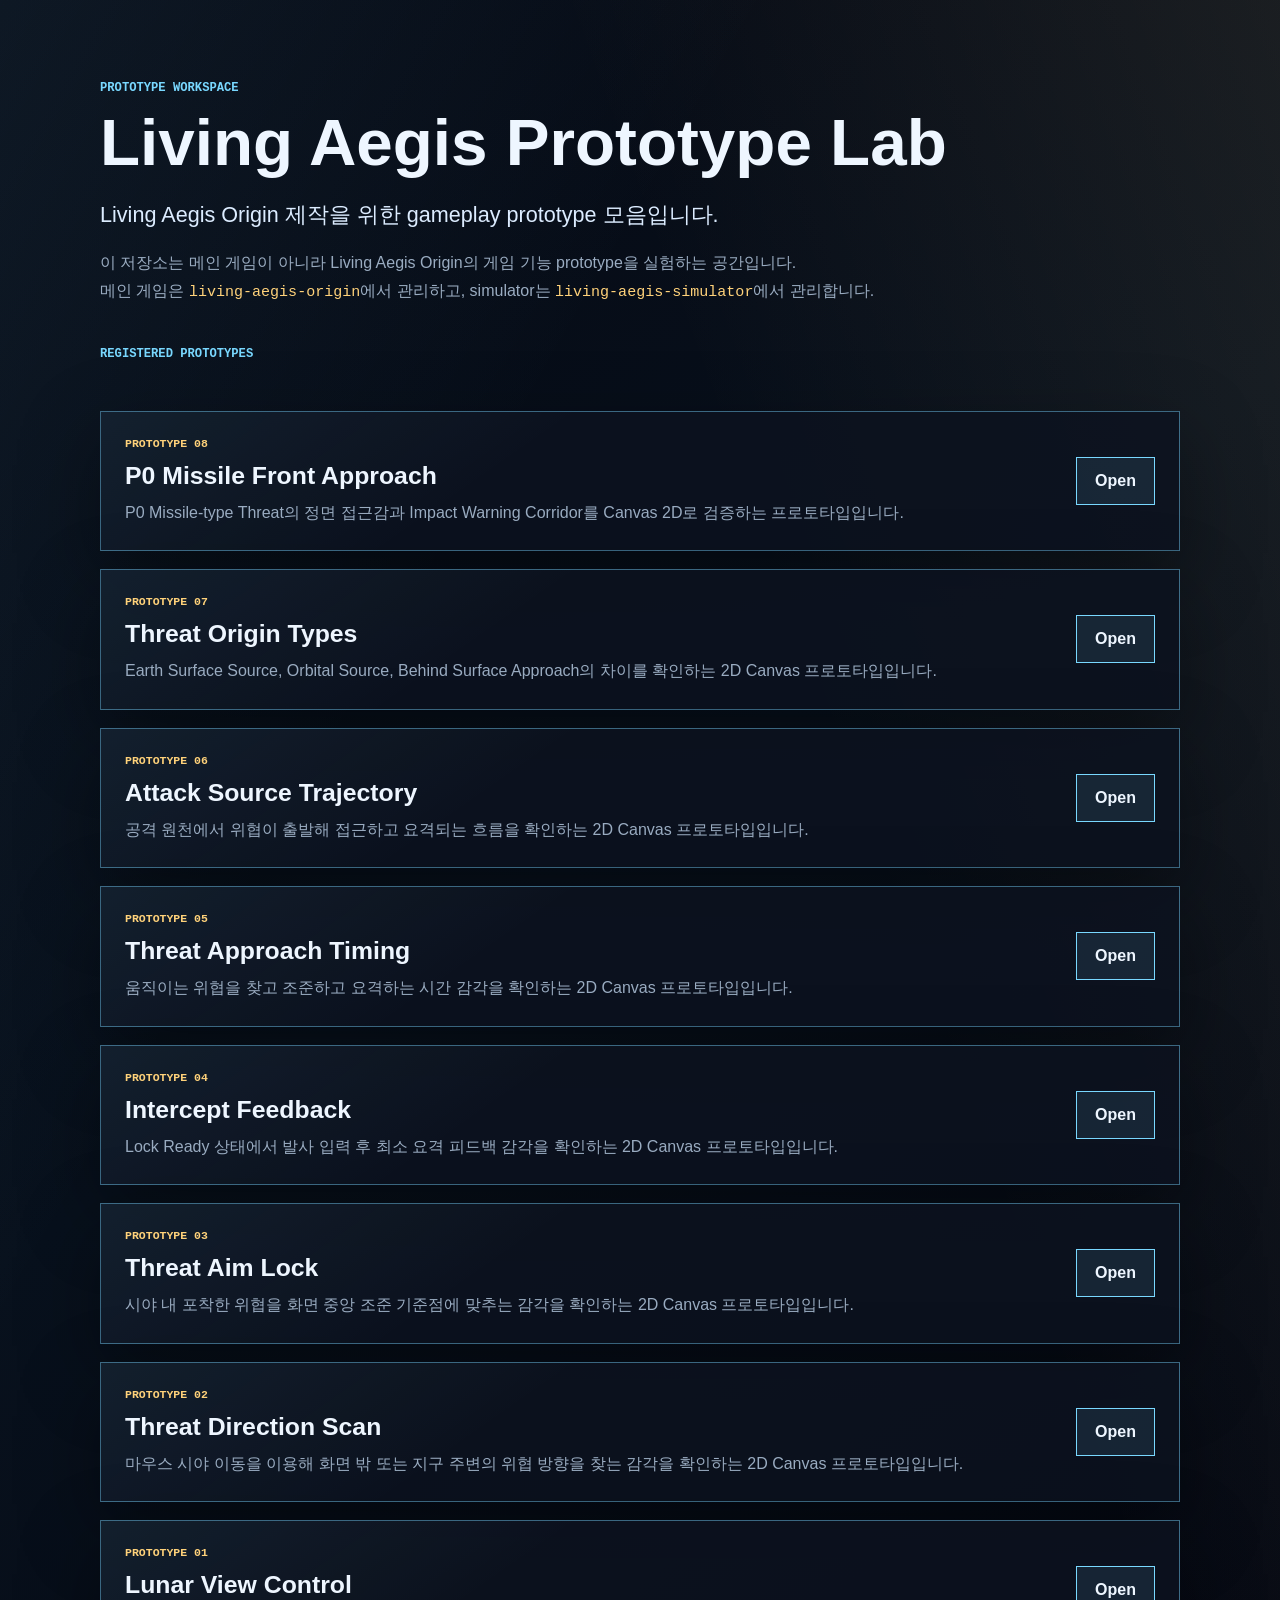
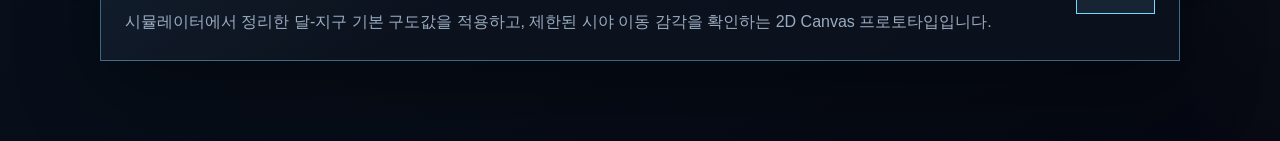
<file: index.html>
<!doctype html>
<html lang="en">
<head>
  <meta charset="utf-8">
  <meta name="viewport" content="width=device-width, initial-scale=1">
  <meta name="theme-color" content="#050812">
  <title>Living Aegis Prototype Lab</title>
  <link rel="stylesheet" href="./style.css">
</head>
<body>
  <main class="page-shell">
    <section class="intro" aria-labelledby="page-title">
      <p class="eyebrow">Prototype workspace</p>
      <h1 id="page-title">Living Aegis Prototype Lab</h1>
      <p class="lede">
        Living Aegis Origin 제작을 위한 gameplay prototype 모음입니다.
      </p>
      <p class="repo-note">
        이 저장소는 메인 게임이 아니라 Living Aegis Origin의 게임 기능 prototype을 실험하는 공간입니다.<br>
        메인 게임은 <code>living-aegis-origin</code>에서 관리하고, simulator는
        <code>living-aegis-simulator</code>에서 관리합니다.
      </p>
    </section>

    <section class="prototype-list" aria-label="Registered prototypes">
      <div class="section-heading">
        <p class="eyebrow">Registered prototypes</p>
      </div>

      <article class="prototype-card">
        <div>
          <p class="status-label">Prototype 08</p>
          <h3>P0 Missile Front Approach</h3>
          <p>
            P0 Missile-type Threat의 정면 접근감과 Impact Warning Corridor를 Canvas 2D로 검증하는 프로토타입입니다.
          </p>
        </div>
        <a class="launch-link" href="./prototype-08-p0-missile-front-approach/">
          Open
        </a>
      </article>

      <article class="prototype-card">
        <div>
          <p class="status-label">Prototype 07</p>
          <h3>Threat Origin Types</h3>
          <p>
            Earth Surface Source, Orbital Source, Behind Surface Approach의 차이를 확인하는 2D Canvas 프로토타입입니다.
          </p>
        </div>
        <a class="launch-link" href="./prototype-07-threat-origin-types/">
          Open
        </a>
      </article>

      <article class="prototype-card">
        <div>
          <p class="status-label">Prototype 06</p>
          <h3>Attack Source Trajectory</h3>
          <p>
            공격 원천에서 위협이 출발해 접근하고 요격되는 흐름을 확인하는 2D Canvas 프로토타입입니다.
          </p>
        </div>
        <a class="launch-link" href="./prototype-06-attack-source-trajectory/">
          Open
        </a>
      </article>

      <article class="prototype-card">
        <div>
          <p class="status-label">Prototype 05</p>
          <h3>Threat Approach Timing</h3>
          <p>
            움직이는 위협을 찾고 조준하고 요격하는 시간 감각을 확인하는 2D Canvas 프로토타입입니다.
          </p>
        </div>
        <a class="launch-link" href="./prototype-05-threat-approach-timing/">
          Open
        </a>
      </article>

      <article class="prototype-card">
        <div>
          <p class="status-label">Prototype 04</p>
          <h3>Intercept Feedback</h3>
          <p>
            Lock Ready 상태에서 발사 입력 후 최소 요격 피드백 감각을 확인하는 2D Canvas 프로토타입입니다.
          </p>
        </div>
        <a class="launch-link" href="./prototype-04-intercept-feedback/">
          Open
        </a>
      </article>

      <article class="prototype-card">
        <div>
          <p class="status-label">Prototype 03</p>
          <h3>Threat Aim Lock</h3>
          <p>
            시야 내 포착한 위협을 화면 중앙 조준 기준점에 맞추는 감각을 확인하는 2D Canvas 프로토타입입니다.
          </p>
        </div>
        <a class="launch-link" href="./prototype-03-threat-aim-lock/">
          Open
        </a>
      </article>

      <article class="prototype-card">
        <div>
          <p class="status-label">Prototype 02</p>
          <h3>Threat Direction Scan</h3>
          <p>
            마우스 시야 이동을 이용해 화면 밖 또는 지구 주변의 위협 방향을 찾는 감각을 확인하는 2D Canvas 프로토타입입니다.
          </p>
        </div>
        <a class="launch-link" href="./prototype-02-threat-direction-scan/">
          Open
        </a>
      </article>

      <article class="prototype-card">
        <div>
          <p class="status-label">Prototype 01</p>
          <h3>Lunar View Control</h3>
          <p>
            시뮬레이터에서 정리한 달-지구 기본 구도값을 적용하고, 제한된 시야 이동 감각을 확인하는 2D Canvas 프로토타입입니다.
          </p>
        </div>
        <a class="launch-link" href="./prototype-01-lunar-view-control/">
          Open
        </a>
      </article>
    </section>
  </main>
</body>
</html>
</file>
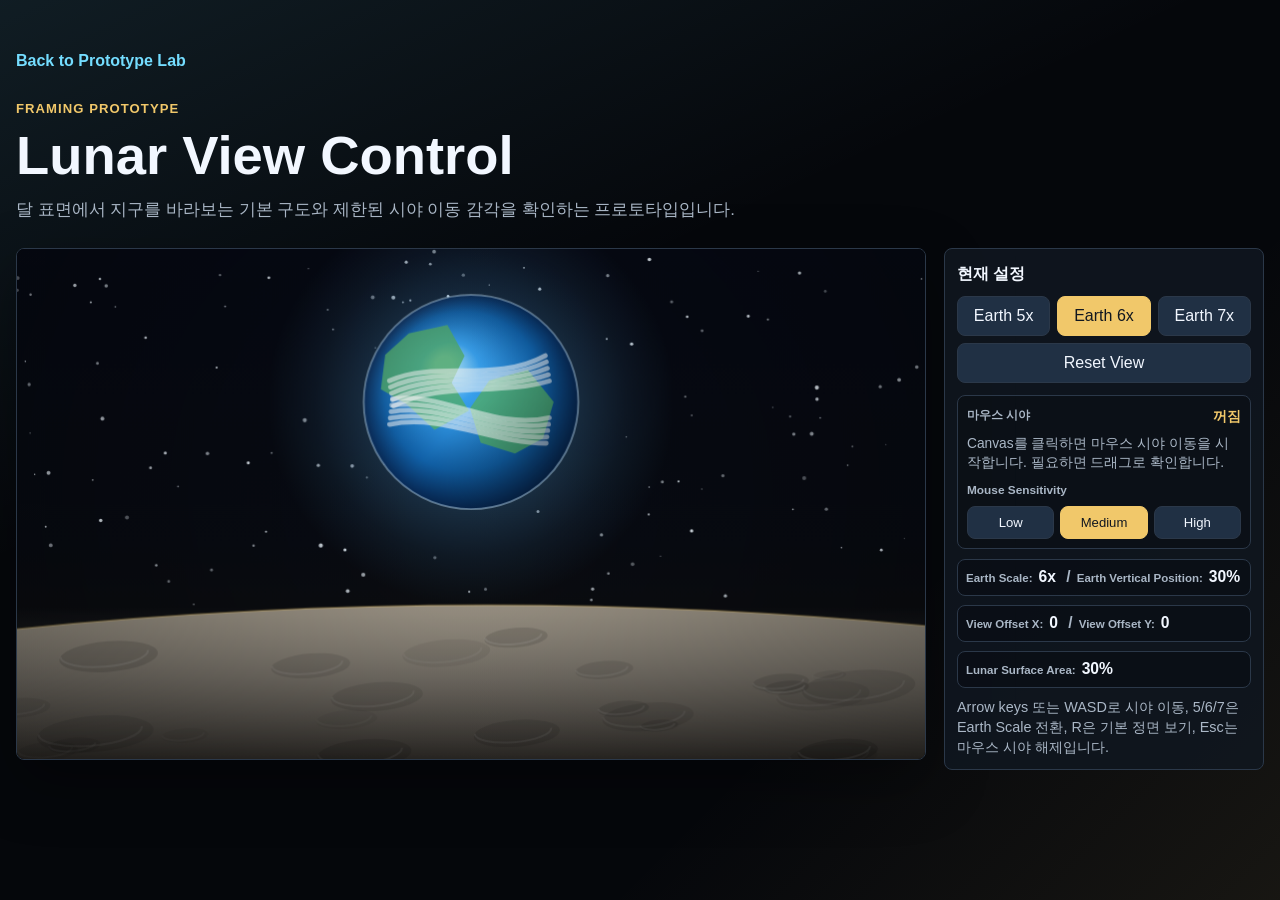
<file: prototype-01-lunar-view-control/index.html>
<!doctype html>
<html lang="ko">
  <head>
    <meta charset="utf-8">
    <meta name="viewport" content="width=device-width, initial-scale=1">
    <title>Prototype 01 - Lunar View Control</title>
    <link rel="stylesheet" href="style.css">
    <script src="script.js" defer></script>
  </head>
  <body>
    <main class="prototype-shell">
      <a class="back-link" href="../">Back to Prototype Lab</a>

      <section class="intro" aria-labelledby="prototype-title">
        <p class="eyebrow">Framing Prototype</p>
        <h1 id="prototype-title">Lunar View Control</h1>
        <p class="lede">
          달 표면에서 지구를 바라보는 기본 구도와 제한된 시야 이동 감각을 확인하는 프로토타입입니다.
        </p>
      </section>

      <div class="playtest-layout">
        <section class="stage-section" aria-label="Lunar view control canvas">
          <canvas
            id="lunar-canvas"
            width="1280"
            height="720"
            aria-label="달 표면 하단 30퍼센트와 지구 세로 위치 30퍼센트 구도를 보여주는 2D Canvas"
          ></canvas>
        </section>

        <aside class="control-section" aria-labelledby="control-title">
          <div class="control-header">
            <h2 id="control-title">현재 설정</h2>
            <div class="button-row" aria-label="Prototype controls">
              <button class="scale-button" type="button" data-scale="5">Earth 5x</button>
              <button class="scale-button is-active" type="button" data-scale="6">Earth 6x</button>
              <button class="scale-button" type="button" data-scale="7">Earth 7x</button>
              <button id="reset-view" type="button">Reset View</button>
            </div>
          </div>

          <div class="mouse-view-panel" aria-live="polite">
            <div class="mouse-status-line">
              <span>마우스 시야</span>
              <strong id="mouse-view-status">꺼짐</strong>
            </div>
            <p id="mouse-view-help">
              Canvas를 클릭하면 마우스 시야 이동을 시작합니다. 필요하면 드래그로 확인합니다.
            </p>
            <div class="sensitivity-control" aria-label="Mouse sensitivity">
              <span>Mouse Sensitivity</span>
              <div class="sensitivity-row">
                <button class="sensitivity-button" type="button" data-sensitivity="low">Low</button>
                <button class="sensitivity-button is-active" type="button" data-sensitivity="medium">Medium</button>
                <button class="sensitivity-button" type="button" data-sensitivity="high">High</button>
              </div>
            </div>
          </div>

          <dl class="settings-grid" aria-live="polite">
            <div class="setting-line-card">
              <dt>Earth Scale</dt>
              <dd id="earth-scale-value">6x</dd>
              <dt>Earth Vertical Position</dt>
              <dd>30%</dd>
            </div>
            <div class="setting-line-card">
              <dt>View Offset X</dt>
              <dd id="view-offset-x">0</dd>
              <dt>View Offset Y</dt>
              <dd id="view-offset-y">0</dd>
            </div>
            <div class="setting-line-card">
              <dt>Lunar Surface Area</dt>
              <dd>30%</dd>
            </div>
          </dl>

          <p class="control-help">
            Arrow keys 또는 WASD로 시야 이동, 5/6/7은 Earth Scale 전환, R은 기본 정면 보기, Esc는 마우스 시야 해제입니다.
          </p>
        </aside>
      </div>
    </main>
  </body>
</html>
</file>
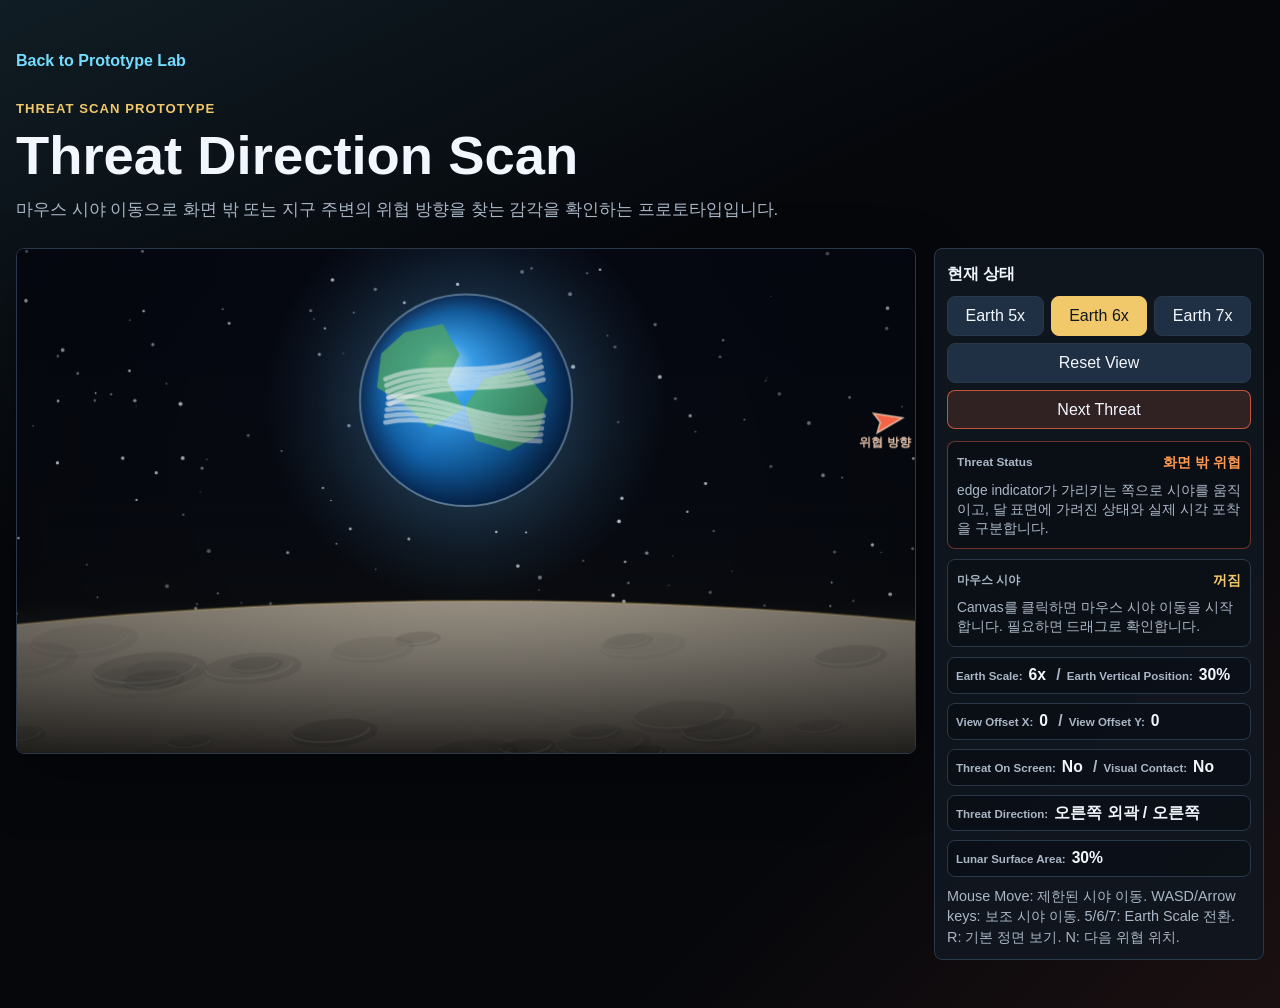
<file: prototype-02-threat-direction-scan/index.html>
<!doctype html>
<html lang="ko">
  <head>
    <meta charset="utf-8">
    <meta name="viewport" content="width=device-width, initial-scale=1">
    <title>Prototype 02 - Threat Direction Scan</title>
    <link rel="stylesheet" href="style.css">
    <script src="script.js" defer></script>
  </head>
  <body>
    <main class="prototype-shell">
      <a class="back-link" href="../">Back to Prototype Lab</a>

      <section class="intro" aria-labelledby="prototype-title">
        <p class="eyebrow">Threat Scan Prototype</p>
        <h1 id="prototype-title">Threat Direction Scan</h1>
        <p class="lede">
          마우스 시야 이동으로 화면 밖 또는 지구 주변의 위협 방향을 찾는 감각을 확인하는 프로토타입입니다.
        </p>
      </section>

      <div class="playtest-layout">
        <section class="stage-section" aria-label="Threat direction scan canvas">
          <canvas
            id="scan-canvas"
            width="1280"
            height="720"
            aria-label="마우스 시야 이동으로 화면 밖 또는 지구 주변 위협 방향을 찾는 2D Canvas"
          ></canvas>
        </section>

        <aside class="control-section" aria-labelledby="control-title">
          <div class="control-header">
            <h2 id="control-title">현재 상태</h2>
            <div class="button-row" aria-label="Prototype controls">
              <button class="scale-button" type="button" data-scale="5">Earth 5x</button>
              <button class="scale-button is-active" type="button" data-scale="6">Earth 6x</button>
              <button class="scale-button" type="button" data-scale="7">Earth 7x</button>
              <button id="reset-view" type="button">Reset View</button>
              <button id="next-threat" type="button">Next Threat</button>
            </div>
          </div>

          <div class="threat-panel" aria-live="polite">
            <div class="threat-status-line">
              <span>Threat Status</span>
              <strong id="threat-status">화면 밖 위협</strong>
            </div>
            <p>
              edge indicator가 가리키는 쪽으로 시야를 움직이고, 달 표면에 가려진 상태와 실제 시각 포착을 구분합니다.
            </p>
          </div>

          <div class="mouse-view-panel" aria-live="polite">
            <div class="mouse-status-line">
              <span>마우스 시야</span>
              <strong id="mouse-view-status">꺼짐</strong>
            </div>
            <p id="mouse-view-help">
              Canvas를 클릭하면 마우스 시야 이동을 시작합니다. 필요하면 드래그로 확인합니다.
            </p>
          </div>

          <dl class="settings-grid" aria-live="polite">
            <div class="setting-line-card">
              <dt>Earth Scale</dt>
              <dd id="earth-scale-value">6x</dd>
              <dt>Earth Vertical Position</dt>
              <dd>30%</dd>
            </div>
            <div class="setting-line-card">
              <dt>View Offset X</dt>
              <dd id="view-offset-x">0</dd>
              <dt>View Offset Y</dt>
              <dd id="view-offset-y">0</dd>
            </div>
            <div class="setting-line-card">
              <dt>Threat On Screen</dt>
              <dd id="threat-in-view">No</dd>
              <dt>Visual Contact</dt>
              <dd id="visual-contact">No</dd>
            </div>
            <div class="setting-line-card">
              <dt>Threat Direction</dt>
              <dd id="threat-direction">오른쪽</dd>
            </div>
            <div class="setting-line-card">
              <dt>Lunar Surface Area</dt>
              <dd>30%</dd>
            </div>
          </dl>

          <p class="control-help">
            Mouse Move: 제한된 시야 이동. WASD/Arrow keys: 보조 시야 이동. 5/6/7: Earth Scale 전환. R: 기본 정면 보기. N: 다음 위협 위치.
          </p>
        </aside>
      </div>
    </main>
  </body>
</html>
</file>
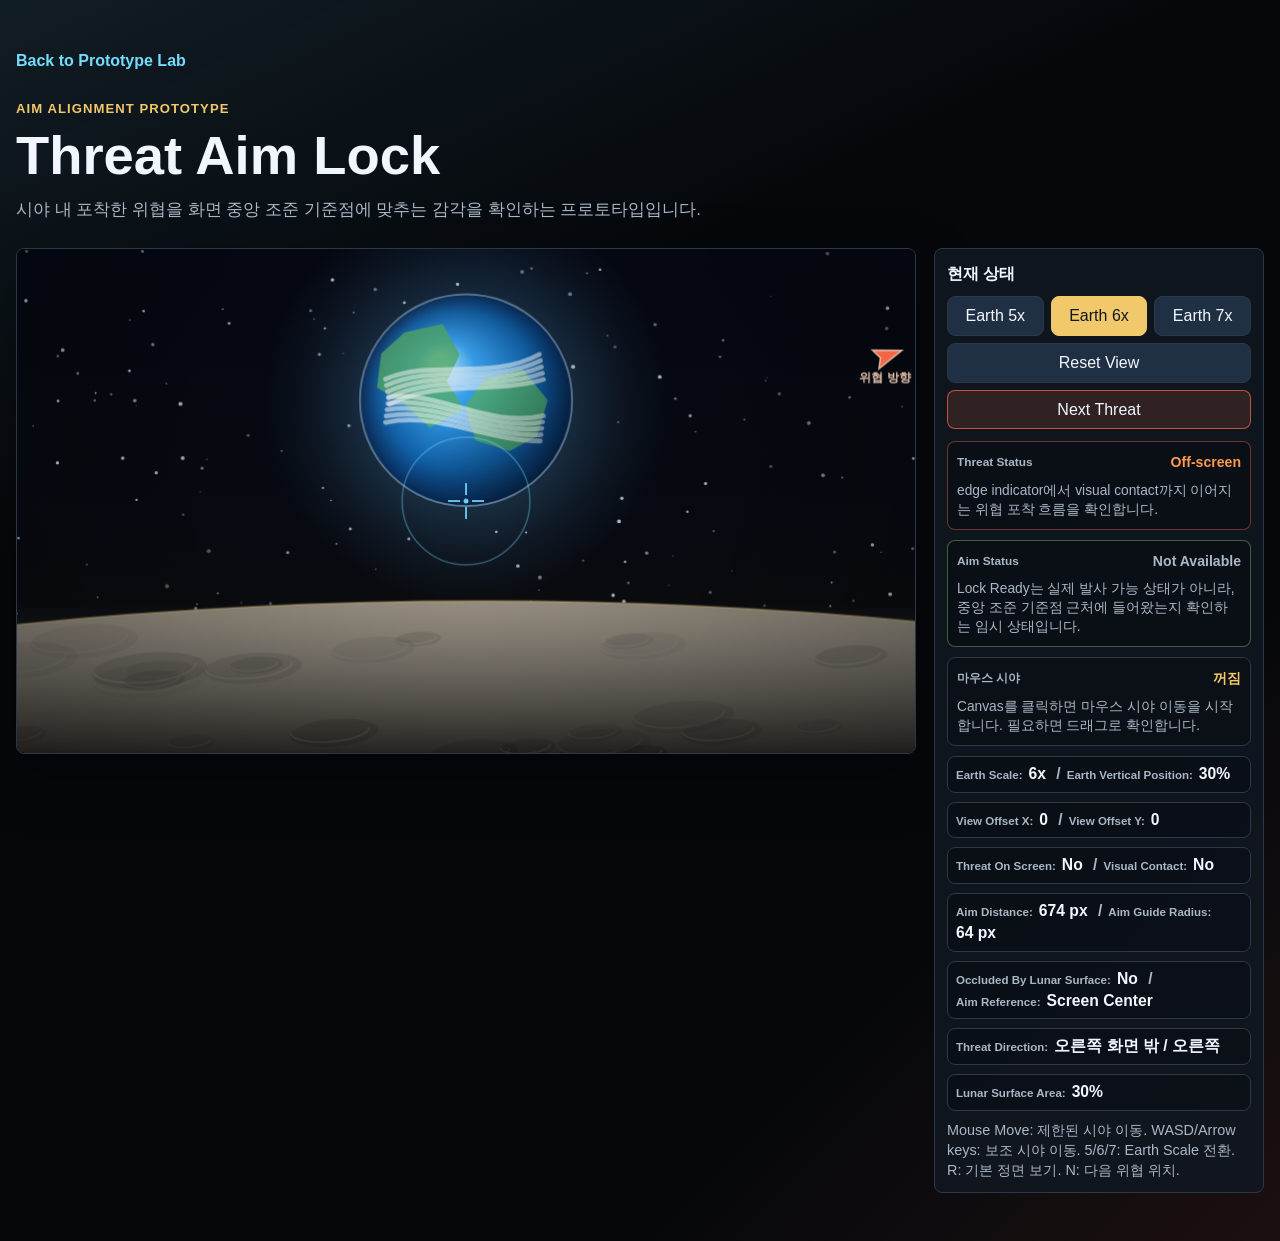
<file: prototype-03-threat-aim-lock/index.html>
<!doctype html>
<html lang="ko">
  <head>
    <meta charset="utf-8">
    <meta name="viewport" content="width=device-width, initial-scale=1">
    <title>Prototype 03 - Threat Aim Lock</title>
    <link rel="stylesheet" href="style.css">
    <script src="script.js" defer></script>
  </head>
  <body>
    <main class="prototype-shell">
      <a class="back-link" href="../">Back to Prototype Lab</a>

      <section class="intro" aria-labelledby="prototype-title">
        <p class="eyebrow">Aim Alignment Prototype</p>
        <h1 id="prototype-title">Threat Aim Lock</h1>
        <p class="lede">
          시야 내 포착한 위협을 화면 중앙 조준 기준점에 맞추는 감각을 확인하는 프로토타입입니다.
        </p>
      </section>

      <div class="playtest-layout">
        <section class="stage-section" aria-label="Threat aim lock canvas">
          <canvas
            id="aim-canvas"
            width="1280"
            height="720"
            aria-label="시야 내 포착한 위협을 화면 중앙 조준 기준점에 맞추는 2D Canvas"
          ></canvas>
        </section>

        <aside class="control-section" aria-labelledby="control-title">
          <div class="control-header">
            <h2 id="control-title">현재 상태</h2>
            <div class="button-row" aria-label="Prototype controls">
              <button class="scale-button" type="button" data-scale="5">Earth 5x</button>
              <button class="scale-button is-active" type="button" data-scale="6">Earth 6x</button>
              <button class="scale-button" type="button" data-scale="7">Earth 7x</button>
              <button id="reset-view" type="button">Reset View</button>
              <button id="next-threat" type="button">Next Threat</button>
            </div>
          </div>

          <div class="threat-panel" aria-live="polite">
            <div class="threat-status-line">
              <span>Threat Status</span>
              <strong id="threat-status">Off-screen</strong>
            </div>
            <p>
              edge indicator에서 visual contact까지 이어지는 위협 포착 흐름을 확인합니다.
            </p>
          </div>

          <div class="aim-panel" aria-live="polite">
            <div class="aim-status-line">
              <span>Aim Status</span>
              <strong id="aim-status">Not Available</strong>
            </div>
            <p>
              Lock Ready는 실제 발사 가능 상태가 아니라, 중앙 조준 기준점 근처에 들어왔는지 확인하는 임시 상태입니다.
            </p>
          </div>

          <div class="mouse-view-panel" aria-live="polite">
            <div class="mouse-status-line">
              <span>마우스 시야</span>
              <strong id="mouse-view-status">꺼짐</strong>
            </div>
            <p id="mouse-view-help">
              Canvas를 클릭하면 마우스 시야 이동을 시작합니다. 필요하면 드래그로 확인합니다.
            </p>
          </div>

          <dl class="settings-grid" aria-live="polite">
            <div class="setting-line-card">
              <dt>Earth Scale</dt>
              <dd id="earth-scale-value">6x</dd>
              <dt>Earth Vertical Position</dt>
              <dd>30%</dd>
            </div>
            <div class="setting-line-card">
              <dt>View Offset X</dt>
              <dd id="view-offset-x">0</dd>
              <dt>View Offset Y</dt>
              <dd id="view-offset-y">0</dd>
            </div>
            <div class="setting-line-card">
              <dt>Threat On Screen</dt>
              <dd id="threat-in-view">No</dd>
              <dt>Visual Contact</dt>
              <dd id="visual-contact">No</dd>
            </div>
            <div class="setting-line-card">
              <dt>Aim Distance</dt>
              <dd id="aim-distance">0 px</dd>
              <dt>Aim Guide Radius</dt>
              <dd id="aim-guide-radius">64 px</dd>
            </div>
            <div class="setting-line-card">
              <dt>Occluded By Lunar Surface</dt>
              <dd id="occluded-by-lunar">No</dd>
              <dt>Aim Reference</dt>
              <dd>Screen Center</dd>
            </div>
            <div class="setting-line-card">
              <dt>Threat Direction</dt>
              <dd id="threat-direction">오른쪽</dd>
            </div>
            <div class="setting-line-card">
              <dt>Lunar Surface Area</dt>
              <dd>30%</dd>
            </div>
          </dl>

          <p class="control-help">
            Mouse Move: 제한된 시야 이동. WASD/Arrow keys: 보조 시야 이동. 5/6/7: Earth Scale 전환. R: 기본 정면 보기. N: 다음 위협 위치.
          </p>
        </aside>
      </div>
    </main>
  </body>
</html>
</file>
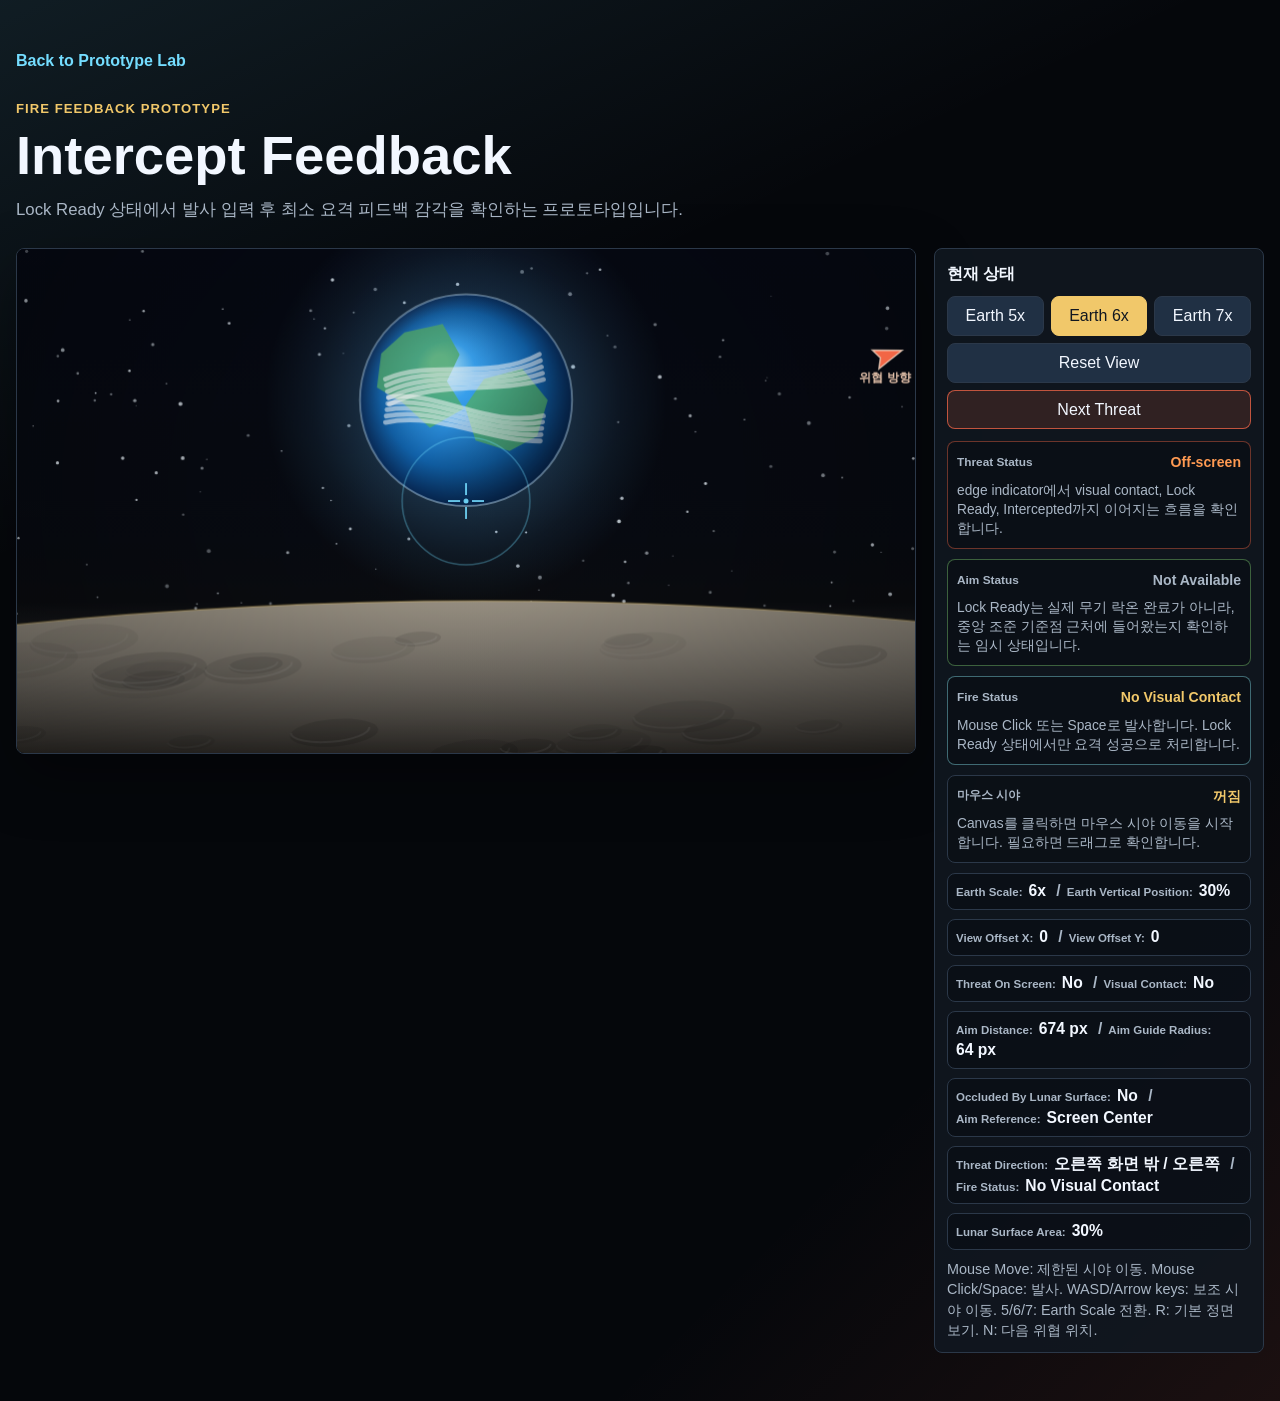
<file: prototype-04-intercept-feedback/index.html>
<!doctype html>
<html lang="ko">
  <head>
    <meta charset="utf-8">
    <meta name="viewport" content="width=device-width, initial-scale=1">
    <title>Prototype 04 - Intercept Feedback</title>
    <link rel="stylesheet" href="style.css">
    <script src="script.js" defer></script>
  </head>
  <body>
    <main class="prototype-shell">
      <a class="back-link" href="../">Back to Prototype Lab</a>

      <section class="intro" aria-labelledby="prototype-title">
        <p class="eyebrow">Fire Feedback Prototype</p>
        <h1 id="prototype-title">Intercept Feedback</h1>
        <p class="lede">
          Lock Ready 상태에서 발사 입력 후 최소 요격 피드백 감각을 확인하는 프로토타입입니다.
        </p>
      </section>

      <div class="playtest-layout">
        <section class="stage-section" aria-label="Intercept feedback canvas">
          <canvas
            id="intercept-canvas"
            width="1280"
            height="720"
            aria-label="Lock Ready 상태에서 발사 후 요격 피드백을 확인하는 2D Canvas"
          ></canvas>
        </section>

        <aside class="control-section" aria-labelledby="control-title">
          <div class="control-header">
            <h2 id="control-title">현재 상태</h2>
            <div class="button-row" aria-label="Prototype controls">
              <button class="scale-button" type="button" data-scale="5">Earth 5x</button>
              <button class="scale-button is-active" type="button" data-scale="6">Earth 6x</button>
              <button class="scale-button" type="button" data-scale="7">Earth 7x</button>
              <button id="reset-view" type="button">Reset View</button>
              <button id="next-threat" type="button">Next Threat</button>
            </div>
          </div>

          <div class="threat-panel" aria-live="polite">
            <div class="threat-status-line">
              <span>Threat Status</span>
              <strong id="threat-status">Off-screen</strong>
            </div>
            <p>
              edge indicator에서 visual contact, Lock Ready, Intercepted까지 이어지는 흐름을 확인합니다.
            </p>
          </div>

          <div class="aim-panel" aria-live="polite">
            <div class="aim-status-line">
              <span>Aim Status</span>
              <strong id="aim-status">Not Available</strong>
            </div>
            <p>
              Lock Ready는 실제 무기 락온 완료가 아니라, 중앙 조준 기준점 근처에 들어왔는지 확인하는 임시 상태입니다.
            </p>
          </div>

          <div class="intercept-panel" aria-live="polite">
            <div class="intercept-status-line">
              <span>Fire Status</span>
              <strong id="fire-status">No Visual Contact</strong>
            </div>
            <p>
              Mouse Click 또는 Space로 발사합니다. Lock Ready 상태에서만 요격 성공으로 처리합니다.
            </p>
          </div>

          <div class="mouse-view-panel" aria-live="polite">
            <div class="mouse-status-line">
              <span>마우스 시야</span>
              <strong id="mouse-view-status">꺼짐</strong>
            </div>
            <p id="mouse-view-help">
              Canvas를 클릭하면 마우스 시야 이동을 시작합니다. 필요하면 드래그로 확인합니다.
            </p>
          </div>

          <dl class="settings-grid" aria-live="polite">
            <div class="setting-line-card">
              <dt>Earth Scale</dt>
              <dd id="earth-scale-value">6x</dd>
              <dt>Earth Vertical Position</dt>
              <dd>30%</dd>
            </div>
            <div class="setting-line-card">
              <dt>View Offset X</dt>
              <dd id="view-offset-x">0</dd>
              <dt>View Offset Y</dt>
              <dd id="view-offset-y">0</dd>
            </div>
            <div class="setting-line-card">
              <dt>Threat On Screen</dt>
              <dd id="threat-in-view">No</dd>
              <dt>Visual Contact</dt>
              <dd id="visual-contact">No</dd>
            </div>
            <div class="setting-line-card">
              <dt>Aim Distance</dt>
              <dd id="aim-distance">0 px</dd>
              <dt>Aim Guide Radius</dt>
              <dd id="aim-guide-radius">64 px</dd>
            </div>
            <div class="setting-line-card">
              <dt>Occluded By Lunar Surface</dt>
              <dd id="occluded-by-lunar">No</dd>
              <dt>Aim Reference</dt>
              <dd>Screen Center</dd>
            </div>
            <div class="setting-line-card">
              <dt>Threat Direction</dt>
              <dd id="threat-direction">오른쪽</dd>
              <dt>Fire Status</dt>
              <dd id="fire-status-value">No Visual Contact</dd>
            </div>
            <div class="setting-line-card">
              <dt>Lunar Surface Area</dt>
              <dd>30%</dd>
            </div>
          </dl>

          <p class="control-help">
            Mouse Move: 제한된 시야 이동. Mouse Click/Space: 발사. WASD/Arrow keys: 보조 시야 이동. 5/6/7: Earth Scale 전환. R: 기본 정면 보기. N: 다음 위협 위치.
          </p>
        </aside>
      </div>
    </main>
  </body>
</html>
</file>
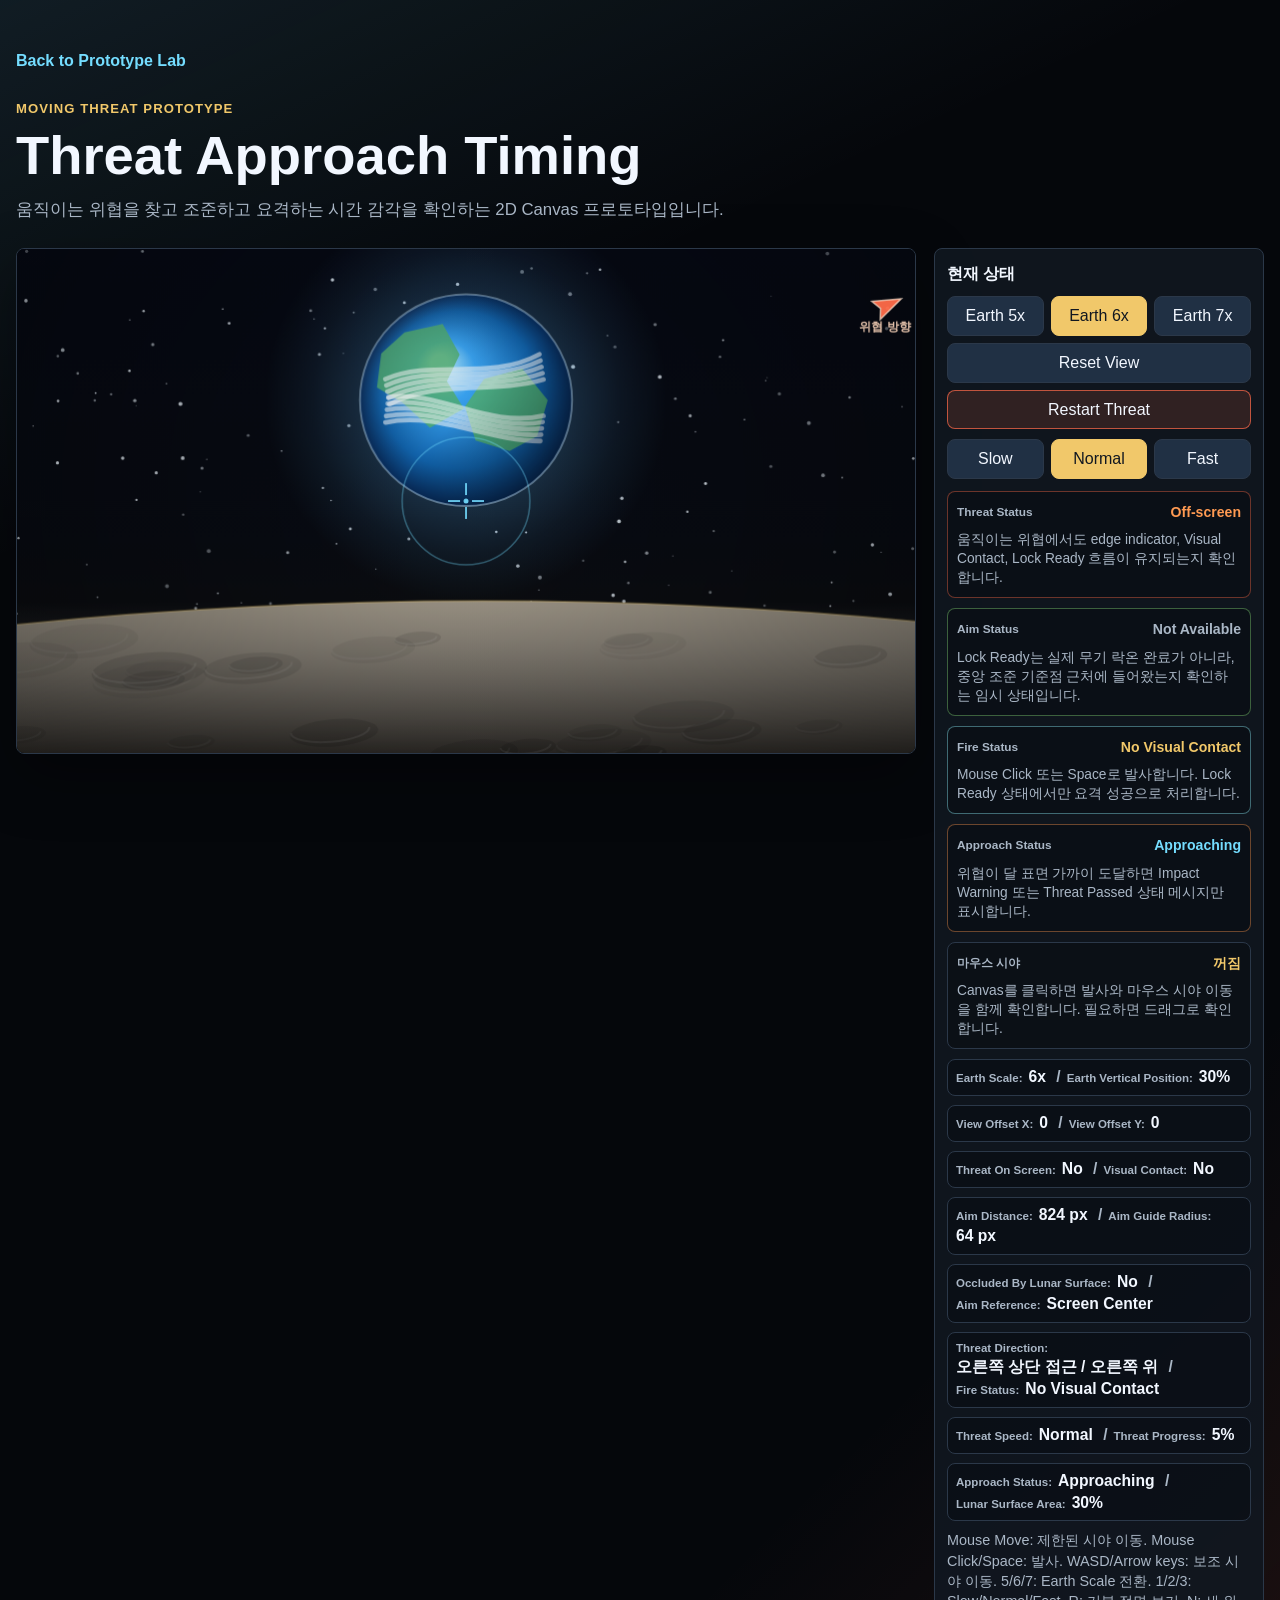
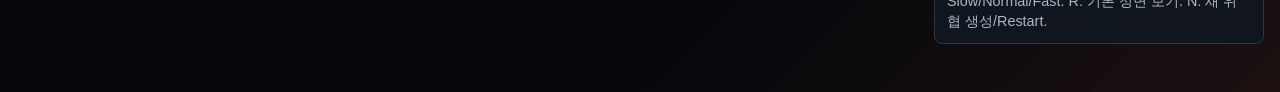
<file: prototype-05-threat-approach-timing/index.html>
<!doctype html>
<html lang="ko">
  <head>
    <meta charset="utf-8">
    <meta name="viewport" content="width=device-width, initial-scale=1">
    <title>Prototype 05 - Threat Approach Timing</title>
    <link rel="stylesheet" href="style.css">
    <script src="script.js" defer></script>
  </head>
  <body>
    <main class="prototype-shell">
      <a class="back-link" href="../">Back to Prototype Lab</a>

      <section class="intro" aria-labelledby="prototype-title">
        <p class="eyebrow">Moving Threat Prototype</p>
        <h1 id="prototype-title">Threat Approach Timing</h1>
        <p class="lede">
          움직이는 위협을 찾고 조준하고 요격하는 시간 감각을 확인하는 2D Canvas 프로토타입입니다.
        </p>
      </section>

      <div class="playtest-layout">
        <section class="stage-section" aria-label="Threat approach timing canvas">
          <canvas
            id="approach-canvas"
            width="1280"
            height="720"
            aria-label="움직이는 위협을 찾고 조준하고 요격하는 시간 감각을 확인하는 2D Canvas"
          ></canvas>
        </section>

        <aside class="control-section" aria-labelledby="control-title">
          <div class="control-header">
            <h2 id="control-title">현재 상태</h2>
            <div class="button-row" aria-label="Prototype controls">
              <button class="scale-button" type="button" data-scale="5">Earth 5x</button>
              <button class="scale-button is-active" type="button" data-scale="6">Earth 6x</button>
              <button class="scale-button" type="button" data-scale="7">Earth 7x</button>
              <button id="reset-view" type="button">Reset View</button>
              <button id="restart-threat" type="button">Restart Threat</button>
            </div>
            <div class="speed-row" aria-label="Threat speed controls">
              <button class="speed-button" type="button" data-speed="Slow">Slow</button>
              <button class="speed-button is-active" type="button" data-speed="Normal">Normal</button>
              <button class="speed-button" type="button" data-speed="Fast">Fast</button>
            </div>
          </div>

          <div class="threat-panel" aria-live="polite">
            <div class="threat-status-line">
              <span>Threat Status</span>
              <strong id="threat-status">Off-screen</strong>
            </div>
            <p>
              움직이는 위협에서도 edge indicator, Visual Contact, Lock Ready 흐름이 유지되는지 확인합니다.
            </p>
          </div>

          <div class="aim-panel" aria-live="polite">
            <div class="aim-status-line">
              <span>Aim Status</span>
              <strong id="aim-status">Not Available</strong>
            </div>
            <p>
              Lock Ready는 실제 무기 락온 완료가 아니라, 중앙 조준 기준점 근처에 들어왔는지 확인하는 임시 상태입니다.
            </p>
          </div>

          <div class="intercept-panel" aria-live="polite">
            <div class="intercept-status-line">
              <span>Fire Status</span>
              <strong id="fire-status">No Visual Contact</strong>
            </div>
            <p>
              Mouse Click 또는 Space로 발사합니다. Lock Ready 상태에서만 요격 성공으로 처리합니다.
            </p>
          </div>

          <div class="approach-panel" aria-live="polite">
            <div class="approach-status-line">
              <span>Approach Status</span>
              <strong id="approach-status">Approaching</strong>
            </div>
            <p>
              위협이 달 표면 가까이 도달하면 Impact Warning 또는 Threat Passed 상태 메시지만 표시합니다.
            </p>
          </div>

          <div class="mouse-view-panel" aria-live="polite">
            <div class="mouse-status-line">
              <span>마우스 시야</span>
              <strong id="mouse-view-status">꺼짐</strong>
            </div>
            <p id="mouse-view-help">
              Canvas를 클릭하면 발사와 마우스 시야 이동을 함께 확인합니다. 필요하면 드래그로 확인합니다.
            </p>
          </div>

          <dl class="settings-grid" aria-live="polite">
            <div class="setting-line-card">
              <dt>Earth Scale</dt>
              <dd id="earth-scale-value">6x</dd>
              <dt>Earth Vertical Position</dt>
              <dd>30%</dd>
            </div>
            <div class="setting-line-card">
              <dt>View Offset X</dt>
              <dd id="view-offset-x">0</dd>
              <dt>View Offset Y</dt>
              <dd id="view-offset-y">0</dd>
            </div>
            <div class="setting-line-card">
              <dt>Threat On Screen</dt>
              <dd id="threat-in-view">No</dd>
              <dt>Visual Contact</dt>
              <dd id="visual-contact">No</dd>
            </div>
            <div class="setting-line-card">
              <dt>Aim Distance</dt>
              <dd id="aim-distance">0 px</dd>
              <dt>Aim Guide Radius</dt>
              <dd id="aim-guide-radius">64 px</dd>
            </div>
            <div class="setting-line-card">
              <dt>Occluded By Lunar Surface</dt>
              <dd id="occluded-by-lunar">No</dd>
              <dt>Aim Reference</dt>
              <dd>Screen Center</dd>
            </div>
            <div class="setting-line-card">
              <dt>Threat Direction</dt>
              <dd id="threat-direction">오른쪽</dd>
              <dt>Fire Status</dt>
              <dd id="fire-status-value">No Visual Contact</dd>
            </div>
            <div class="setting-line-card">
              <dt>Threat Speed</dt>
              <dd id="threat-speed">Normal</dd>
              <dt>Threat Progress</dt>
              <dd id="threat-progress">0%</dd>
            </div>
            <div class="setting-line-card">
              <dt>Approach Status</dt>
              <dd id="approach-status-value">Approaching</dd>
              <dt>Lunar Surface Area</dt>
              <dd>30%</dd>
            </div>
          </dl>

          <p class="control-help">
            Mouse Move: 제한된 시야 이동. Mouse Click/Space: 발사. WASD/Arrow keys: 보조 시야 이동. 5/6/7: Earth Scale 전환. 1/2/3: Slow/Normal/Fast. R: 기본 정면 보기. N: 새 위협 생성/Restart.
          </p>
        </aside>
      </div>
    </main>
  </body>
</html>
</file>
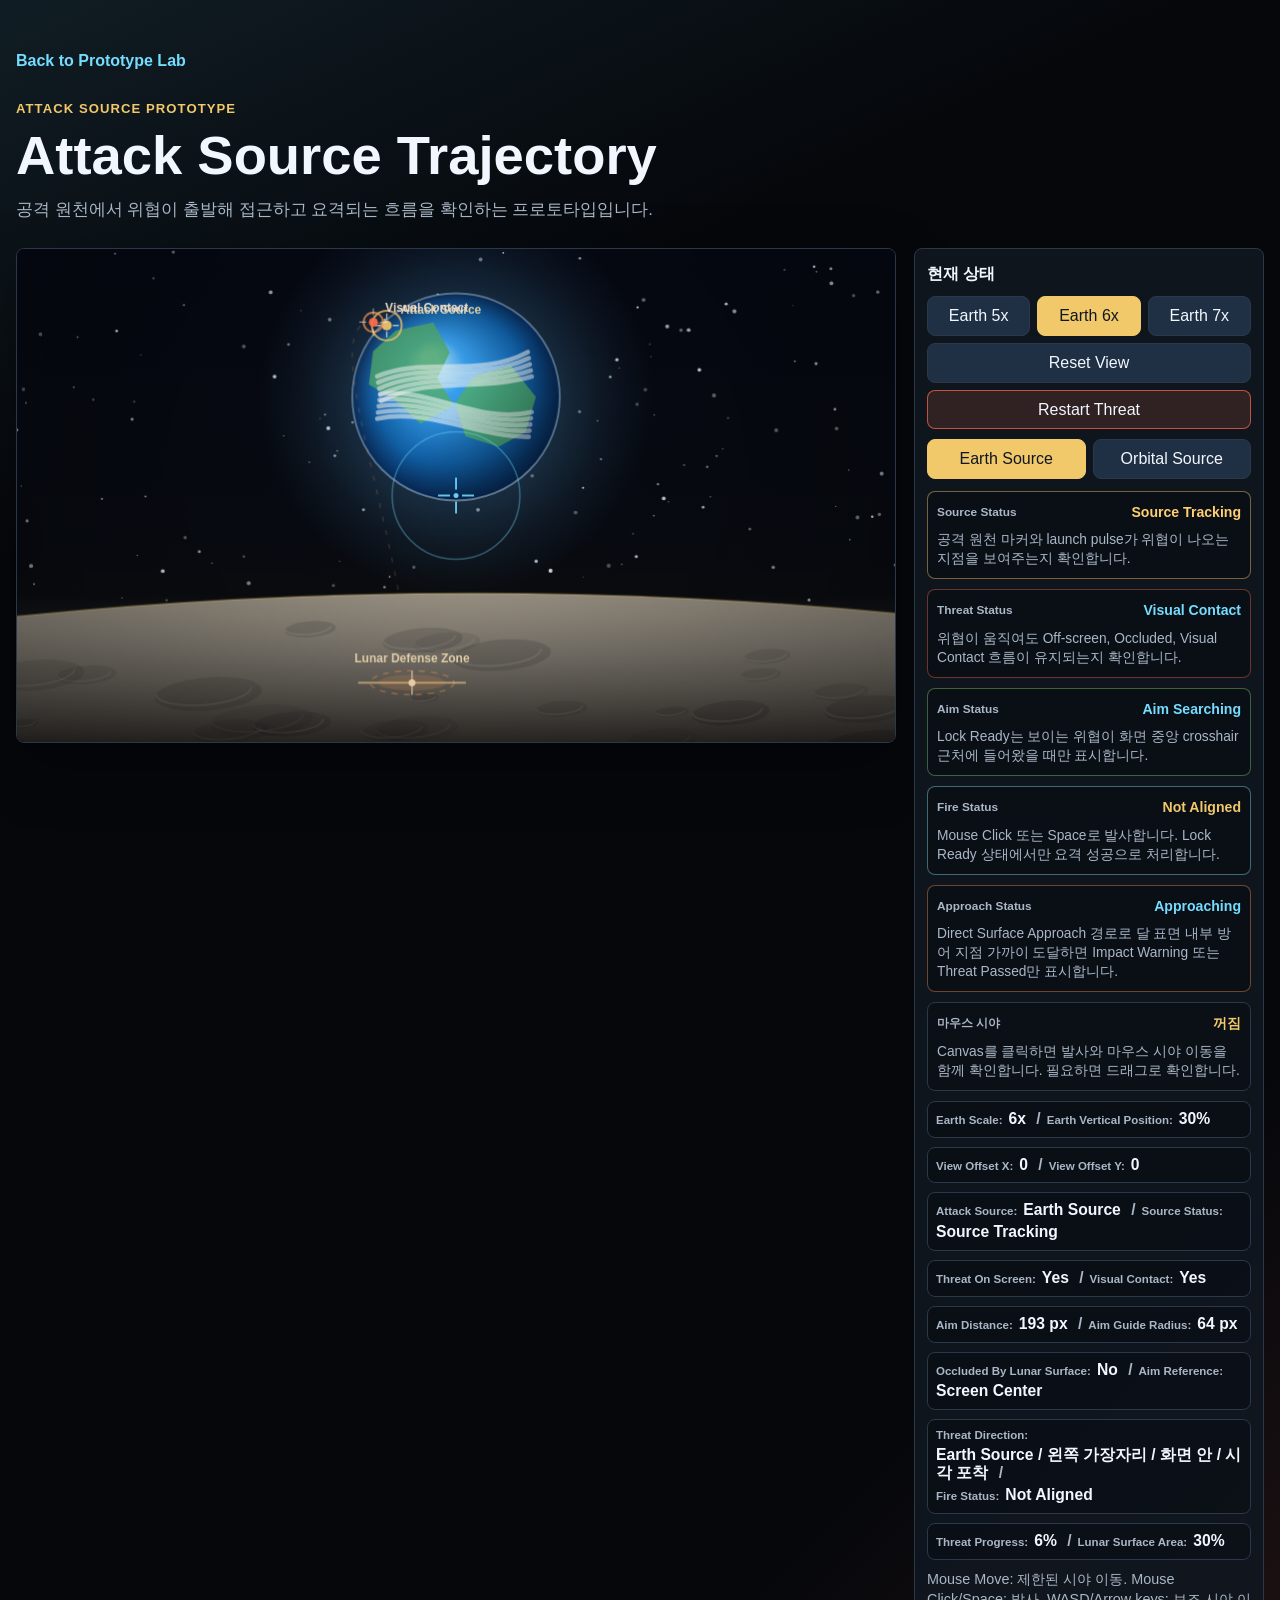
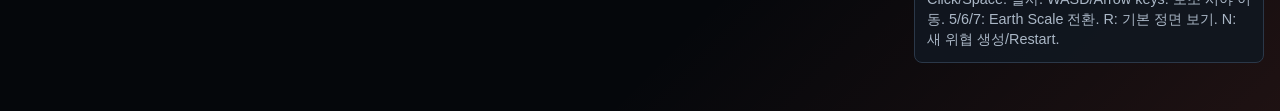
<file: prototype-06-attack-source-trajectory/index.html>
<!doctype html>
<html lang="ko">
  <head>
    <meta charset="utf-8">
    <meta name="viewport" content="width=device-width, initial-scale=1">
    <title>Prototype 06 - Attack Source Trajectory</title>
    <link rel="stylesheet" href="style.css">
    <script src="script.js" defer></script>
  </head>
  <body>
    <main class="prototype-shell">
      <a class="back-link" href="../">Back to Prototype Lab</a>

      <section class="intro" aria-labelledby="prototype-title">
        <p class="eyebrow">Attack Source Prototype</p>
        <h1 id="prototype-title">Attack Source Trajectory</h1>
        <p class="lede">
          공격 원천에서 위협이 출발해 접근하고 요격되는 흐름을 확인하는 프로토타입입니다.
        </p>
      </section>

      <div class="playtest-layout">
        <section class="stage-section" aria-label="Attack source trajectory canvas">
          <canvas
            id="source-canvas"
            width="1280"
            height="720"
            aria-label="공격 원천에서 위협이 출발해 접근하고 요격되는 흐름을 확인하는 2D Canvas"
          ></canvas>
        </section>

        <aside class="control-section" aria-labelledby="control-title">
          <div class="control-header">
            <h2 id="control-title">현재 상태</h2>
            <div class="button-row" aria-label="Prototype controls">
              <button class="scale-button" type="button" data-scale="5">Earth 5x</button>
              <button class="scale-button is-active" type="button" data-scale="6">Earth 6x</button>
              <button class="scale-button" type="button" data-scale="7">Earth 7x</button>
              <button id="reset-view" type="button">Reset View</button>
              <button id="restart-threat" type="button">Restart Threat</button>
            </div>
            <div class="source-row" aria-label="Attack source mode controls">
              <button class="source-button is-active" type="button" data-source-mode="earth">Earth Source</button>
              <button class="source-button" type="button" data-source-mode="orbital">Orbital Source</button>
            </div>
          </div>

          <div class="source-panel" aria-live="polite">
            <div class="source-status-line">
              <span>Source Status</span>
              <strong id="source-status">Launch Signal</strong>
            </div>
            <p>
              공격 원천 마커와 launch pulse가 위협이 나오는 지점을 보여주는지 확인합니다.
            </p>
          </div>

          <div class="threat-panel" aria-live="polite">
            <div class="threat-status-line">
              <span>Threat Status</span>
              <strong id="threat-status">Off-screen</strong>
            </div>
            <p>
              위협이 움직여도 Off-screen, Occluded, Visual Contact 흐름이 유지되는지 확인합니다.
            </p>
          </div>

          <div class="aim-panel" aria-live="polite">
            <div class="aim-status-line">
              <span>Aim Status</span>
              <strong id="aim-status">Not Available</strong>
            </div>
            <p>
              Lock Ready는 보이는 위협이 화면 중앙 crosshair 근처에 들어왔을 때만 표시합니다.
            </p>
          </div>

          <div class="intercept-panel" aria-live="polite">
            <div class="intercept-status-line">
              <span>Fire Status</span>
              <strong id="fire-status">No Visual Contact</strong>
            </div>
            <p>
              Mouse Click 또는 Space로 발사합니다. Lock Ready 상태에서만 요격 성공으로 처리합니다.
            </p>
          </div>

          <div class="approach-panel" aria-live="polite">
            <div class="approach-status-line">
              <span>Approach Status</span>
              <strong id="approach-status">Approaching</strong>
            </div>
            <p>
              Direct Surface Approach 경로로 달 표면 내부 방어 지점 가까이 도달하면 Impact Warning 또는 Threat Passed만 표시합니다.
            </p>
          </div>

          <div class="mouse-view-panel" aria-live="polite">
            <div class="mouse-status-line">
              <span>마우스 시야</span>
              <strong id="mouse-view-status">꺼짐</strong>
            </div>
            <p id="mouse-view-help">
              Canvas를 클릭하면 발사와 마우스 시야 이동을 함께 확인합니다. 필요하면 드래그로 확인합니다.
            </p>
          </div>

          <dl class="settings-grid" aria-live="polite">
            <div class="setting-line-card">
              <dt>Earth Scale</dt>
              <dd id="earth-scale-value">6x</dd>
              <dt>Earth Vertical Position</dt>
              <dd>30%</dd>
            </div>
            <div class="setting-line-card">
              <dt>View Offset X</dt>
              <dd id="view-offset-x">0</dd>
              <dt>View Offset Y</dt>
              <dd id="view-offset-y">0</dd>
            </div>
            <div class="setting-line-card">
              <dt>Attack Source</dt>
              <dd id="attack-source-mode">Earth Source</dd>
              <dt>Source Status</dt>
              <dd id="source-status-value">Launch Signal</dd>
            </div>
            <div class="setting-line-card">
              <dt>Threat On Screen</dt>
              <dd id="threat-in-view">No</dd>
              <dt>Visual Contact</dt>
              <dd id="visual-contact">No</dd>
            </div>
            <div class="setting-line-card">
              <dt>Aim Distance</dt>
              <dd id="aim-distance">0 px</dd>
              <dt>Aim Guide Radius</dt>
              <dd id="aim-guide-radius">64 px</dd>
            </div>
            <div class="setting-line-card">
              <dt>Occluded By Lunar Surface</dt>
              <dd id="occluded-by-lunar">No</dd>
              <dt>Aim Reference</dt>
              <dd>Screen Center</dd>
            </div>
            <div class="setting-line-card">
              <dt>Threat Direction</dt>
              <dd id="threat-direction">오른쪽</dd>
              <dt>Fire Status</dt>
              <dd id="fire-status-value">No Visual Contact</dd>
            </div>
            <div class="setting-line-card">
              <dt>Threat Progress</dt>
              <dd id="threat-progress">0%</dd>
              <dt>Lunar Surface Area</dt>
              <dd id="lunar-surface-area">30%</dd>
            </div>
          </dl>

          <p class="control-help">
            Mouse Move: 제한된 시야 이동. Mouse Click/Space: 발사. WASD/Arrow keys: 보조 시야 이동. 5/6/7: Earth Scale 전환. R: 기본 정면 보기. N: 새 위협 생성/Restart.
          </p>
        </aside>
      </div>
    </main>
  </body>
</html>
</file>
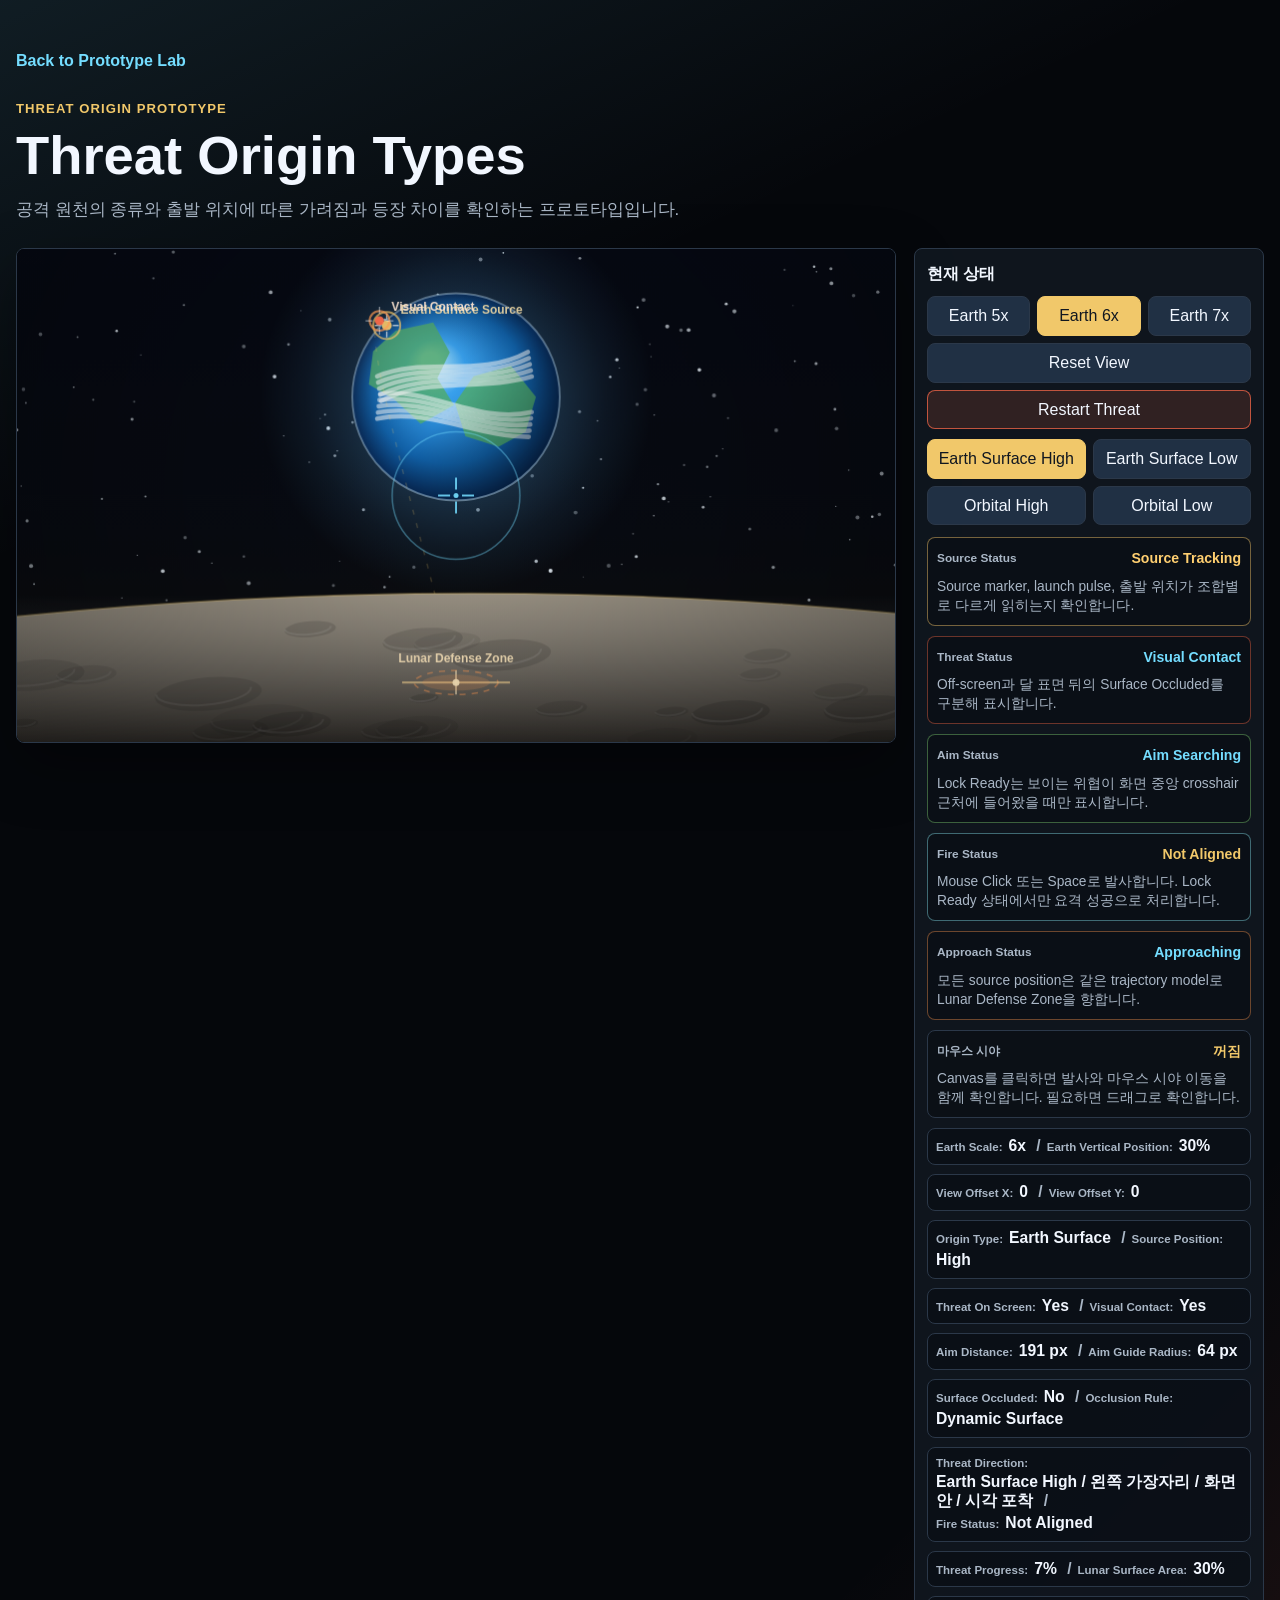
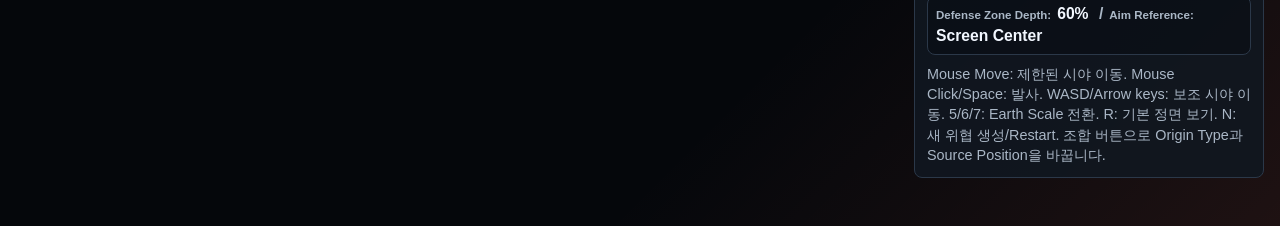
<file: prototype-07-threat-origin-types/index.html>
<!doctype html>
<html lang="ko">
  <head>
    <meta charset="utf-8">
    <meta name="viewport" content="width=device-width, initial-scale=1">
    <title>Prototype 07 - Threat Origin Types</title>
    <link rel="stylesheet" href="style.css">
    <script src="script.js" defer></script>
  </head>
  <body>
    <main class="prototype-shell">
      <a class="back-link" href="../">Back to Prototype Lab</a>

      <section class="intro" aria-labelledby="prototype-title">
        <p class="eyebrow">Threat Origin Prototype</p>
        <h1 id="prototype-title">Threat Origin Types</h1>
        <p class="lede">
          공격 원천의 종류와 출발 위치에 따른 가려짐과 등장 차이를 확인하는 프로토타입입니다.
        </p>
      </section>

      <div class="playtest-layout">
        <section class="stage-section" aria-label="Threat origin types canvas">
          <canvas
            id="source-canvas"
            width="1280"
            height="720"
            aria-label="공격 원천 종류와 위치별 위협 접근 감각을 확인하는 2D Canvas"
          ></canvas>
        </section>

        <aside class="control-section" aria-labelledby="control-title">
          <div class="control-header">
            <h2 id="control-title">현재 상태</h2>
            <div class="button-row" aria-label="Prototype controls">
              <button class="scale-button" type="button" data-scale="5">Earth 5x</button>
              <button class="scale-button is-active" type="button" data-scale="6">Earth 6x</button>
              <button class="scale-button" type="button" data-scale="7">Earth 7x</button>
              <button id="reset-view" type="button">Reset View</button>
              <button id="restart-threat" type="button">Restart Threat</button>
            </div>
            <div class="source-row" aria-label="Origin type and source position controls">
              <button class="source-button is-active" type="button" data-source-mode="earthHigh">Earth Surface High</button>
              <button class="source-button" type="button" data-source-mode="earthLow">Earth Surface Low</button>
              <button class="source-button" type="button" data-source-mode="orbitalHigh">Orbital High</button>
              <button class="source-button" type="button" data-source-mode="orbitalLow">Orbital Low</button>
            </div>
          </div>

          <div class="source-panel" aria-live="polite">
            <div class="source-status-line">
              <span>Source Status</span>
              <strong id="source-status">Launch Signal</strong>
            </div>
            <p>
              Source marker, launch pulse, 출발 위치가 조합별로 다르게 읽히는지 확인합니다.
            </p>
          </div>

          <div class="threat-panel" aria-live="polite">
            <div class="threat-status-line">
              <span>Threat Status</span>
              <strong id="threat-status">Off-screen</strong>
            </div>
            <p>
              Off-screen과 달 표면 뒤의 Surface Occluded를 구분해 표시합니다.
            </p>
          </div>

          <div class="aim-panel" aria-live="polite">
            <div class="aim-status-line">
              <span>Aim Status</span>
              <strong id="aim-status">Not Available</strong>
            </div>
            <p>
              Lock Ready는 보이는 위협이 화면 중앙 crosshair 근처에 들어왔을 때만 표시합니다.
            </p>
          </div>

          <div class="intercept-panel" aria-live="polite">
            <div class="intercept-status-line">
              <span>Fire Status</span>
              <strong id="fire-status">No Visual Contact</strong>
            </div>
            <p>
              Mouse Click 또는 Space로 발사합니다. Lock Ready 상태에서만 요격 성공으로 처리합니다.
            </p>
          </div>

          <div class="approach-panel" aria-live="polite">
            <div class="approach-status-line">
              <span>Approach Status</span>
              <strong id="approach-status">Approaching</strong>
            </div>
            <p>
              모든 source position은 같은 trajectory model로 Lunar Defense Zone을 향합니다.
            </p>
          </div>

          <div class="mouse-view-panel" aria-live="polite">
            <div class="mouse-status-line">
              <span>마우스 시야</span>
              <strong id="mouse-view-status">꺼짐</strong>
            </div>
            <p id="mouse-view-help">
              Canvas를 클릭하면 발사와 마우스 시야 이동을 함께 확인합니다. 필요하면 드래그로 확인합니다.
            </p>
          </div>

          <dl class="settings-grid" aria-live="polite">
            <div class="setting-line-card">
              <dt>Earth Scale</dt>
              <dd id="earth-scale-value">6x</dd>
              <dt>Earth Vertical Position</dt>
              <dd>30%</dd>
            </div>
            <div class="setting-line-card">
              <dt>View Offset X</dt>
              <dd id="view-offset-x">0</dd>
              <dt>View Offset Y</dt>
              <dd id="view-offset-y">0</dd>
            </div>
            <div class="setting-line-card">
              <dt>Origin Type</dt>
              <dd id="attack-source-mode">Earth Surface</dd>
              <dt>Source Position</dt>
              <dd id="source-position">High</dd>
            </div>
            <div class="setting-line-card">
              <dt>Threat On Screen</dt>
              <dd id="threat-in-view">No</dd>
              <dt>Visual Contact</dt>
              <dd id="visual-contact">No</dd>
            </div>
            <div class="setting-line-card">
              <dt>Aim Distance</dt>
              <dd id="aim-distance">0 px</dd>
              <dt>Aim Guide Radius</dt>
              <dd id="aim-guide-radius">64 px</dd>
            </div>
            <div class="setting-line-card">
              <dt>Surface Occluded</dt>
              <dd id="occluded-by-lunar">No</dd>
              <dt>Occlusion Rule</dt>
              <dd>Dynamic Surface</dd>
            </div>
            <div class="setting-line-card">
              <dt>Threat Direction</dt>
              <dd id="threat-direction">오른쪽</dd>
              <dt>Fire Status</dt>
              <dd id="fire-status-value">No Visual Contact</dd>
            </div>
            <div class="setting-line-card">
              <dt>Threat Progress</dt>
              <dd id="threat-progress">0%</dd>
              <dt>Lunar Surface Area</dt>
              <dd id="lunar-surface-area">30%</dd>
            </div>
            <div class="setting-line-card">
              <dt>Defense Zone Depth</dt>
              <dd>60%</dd>
              <dt>Aim Reference</dt>
              <dd>Screen Center</dd>
            </div>
          </dl>

          <p class="control-help">
            Mouse Move: 제한된 시야 이동. Mouse Click/Space: 발사. WASD/Arrow keys: 보조 시야 이동. 5/6/7: Earth Scale 전환. R: 기본 정면 보기. N: 새 위협 생성/Restart. 조합 버튼으로 Origin Type과 Source Position을 바꿉니다.
          </p>
        </aside>
      </div>
    </main>
  </body>
</html>
</file>
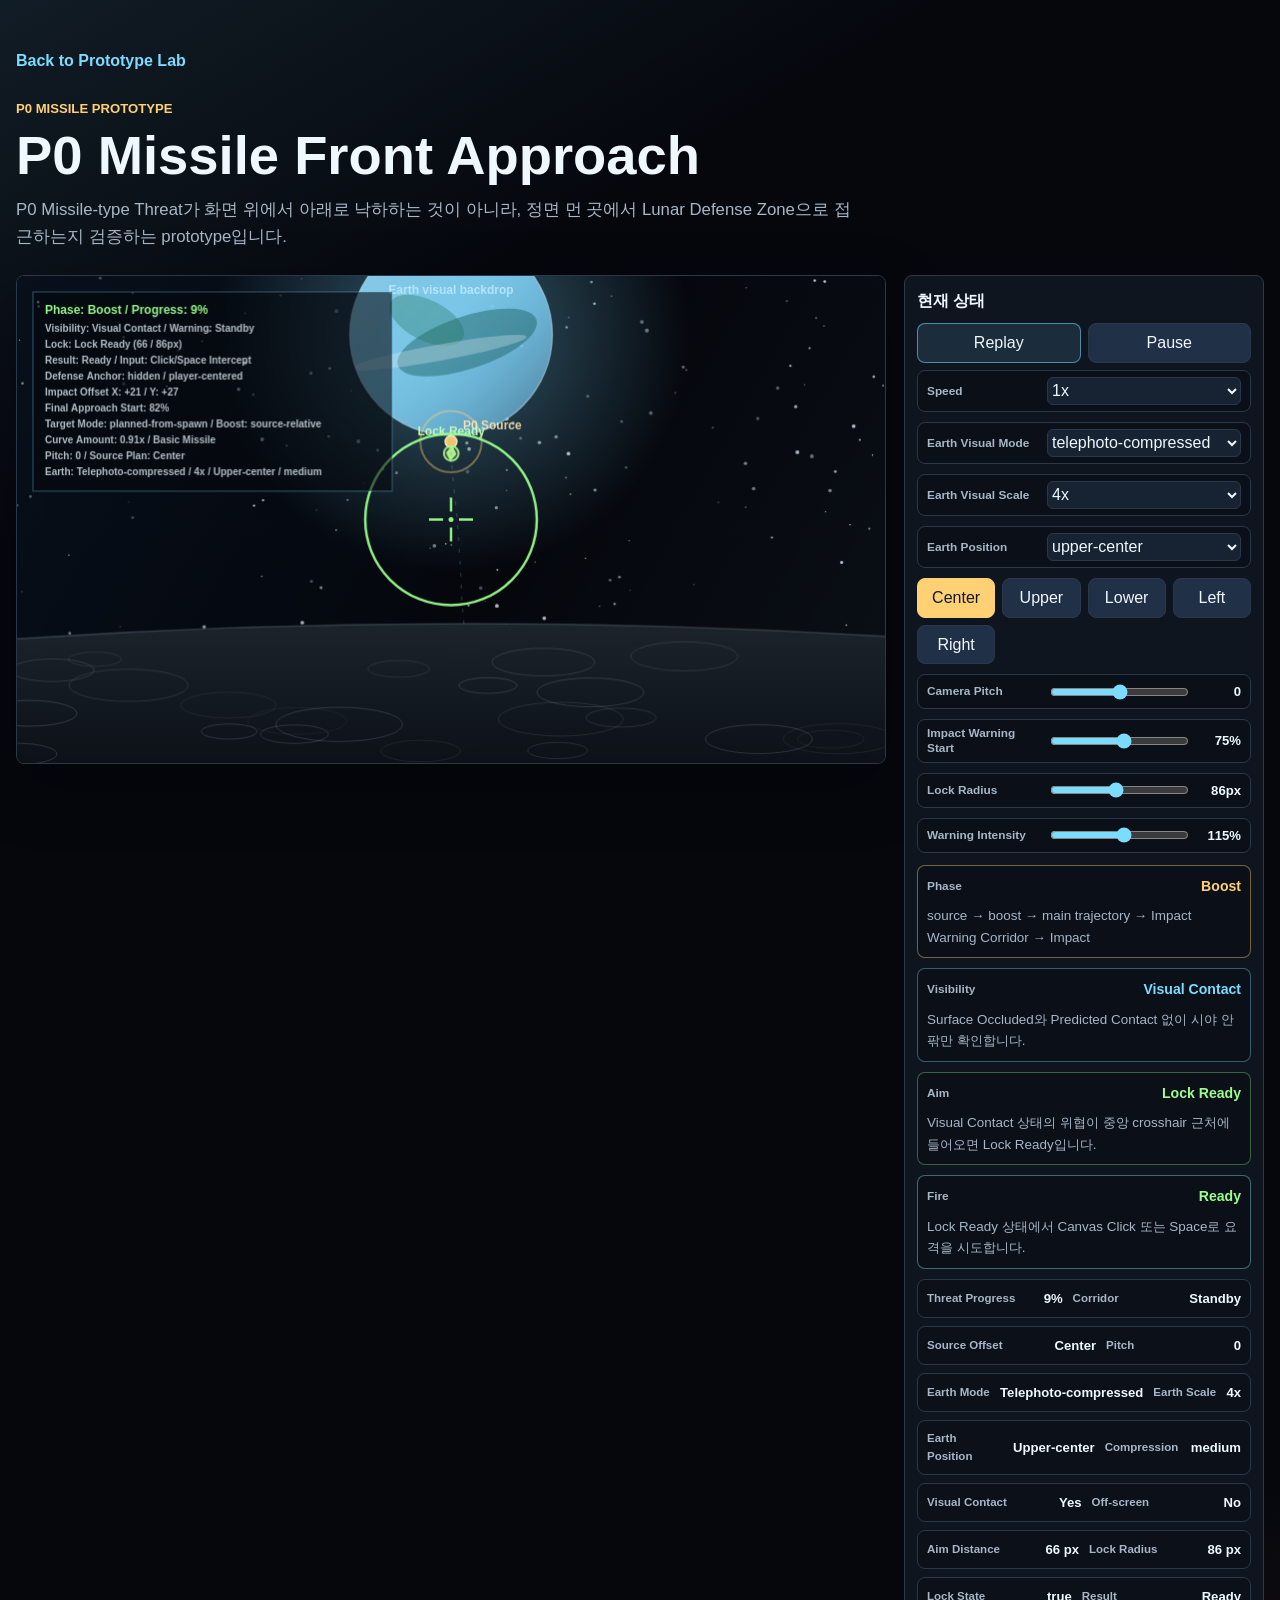
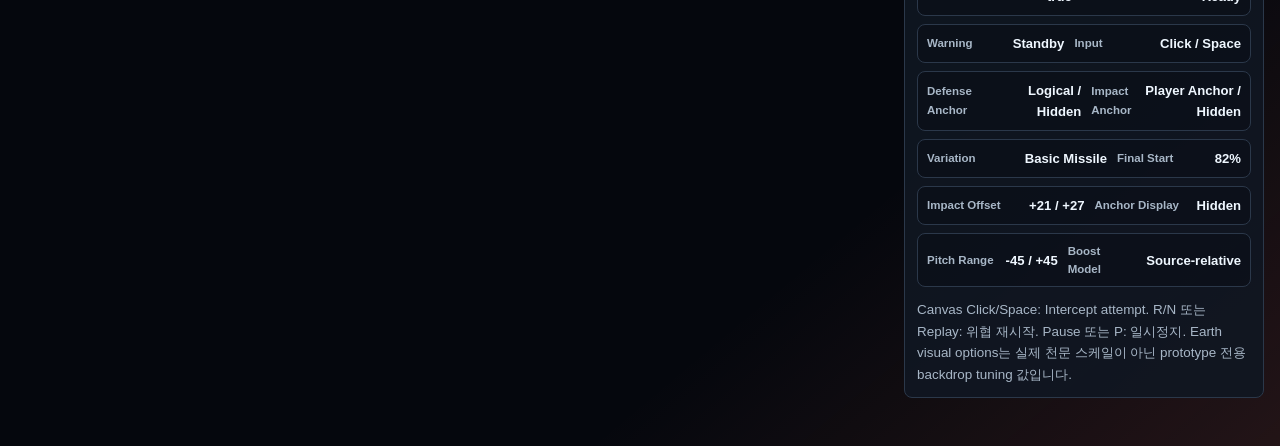
<file: prototype-08-p0-missile-front-approach/index.html>
<!doctype html>
<html lang="ko">
  <head>
    <meta charset="utf-8">
    <meta name="viewport" content="width=device-width, initial-scale=1">
    <title>Prototype 08 - P0 Missile Front Approach</title>
    <link rel="stylesheet" href="style.css">
    <script src="script.js" defer></script>
  </head>
  <body>
    <main class="prototype-shell">
      <a class="back-link" href="../">Back to Prototype Lab</a>

      <section class="intro" aria-labelledby="prototype-title">
        <p class="eyebrow">P0 Missile Prototype</p>
        <h1 id="prototype-title">P0 Missile Front Approach</h1>
        <p class="lede">
          P0 Missile-type Threat가 화면 위에서 아래로 낙하하는 것이 아니라, 정면 먼 곳에서 Lunar Defense Zone으로 접근하는지 검증하는 prototype입니다.
        </p>
      </section>

      <div class="playtest-layout">
        <section class="stage-section" aria-label="P0 missile front approach canvas">
          <canvas
            id="approach-canvas"
            width="1280"
            height="720"
            aria-label="P0 Missile-type Threat의 정면 접근감과 Impact Warning Corridor를 확인하는 2D Canvas"
          ></canvas>
        </section>

        <aside class="control-section" aria-labelledby="control-title">
          <div class="control-header">
            <h2 id="control-title">현재 상태</h2>
            <div class="button-row" aria-label="Playback controls">
              <button id="reset-threat" type="button" aria-label="Replay threat. Shortcut R or N.">Replay</button>
              <button id="pause-threat" type="button">Pause</button>
              <label class="select-control" for="speed-multiplier">
                <span>Speed</span>
                <select id="speed-multiplier">
                  <option value="0.5">0.5x</option>
                  <option value="1" selected>1x</option>
                  <option value="1.5">1.5x</option>
                  <option value="2">2x</option>
                </select>
              </label>
            </div>

            <label class="select-control" for="earth-visual-mode">
              <span>Earth Visual Mode</span>
              <select id="earth-visual-mode">
                <option value="realistic-ish">realistic-ish</option>
                <option value="enlarged">enlarged</option>
                <option value="telephoto-compressed" selected>telephoto-compressed</option>
                <option value="dramatic-backdrop">dramatic-backdrop</option>
              </select>
            </label>

            <label class="select-control" for="earth-visual-scale">
              <span>Earth Visual Scale</span>
              <select id="earth-visual-scale">
                <option value="1">1x</option>
                <option value="2">2x</option>
                <option value="4" selected>4x</option>
                <option value="6">6x</option>
                <option value="8">8x</option>
              </select>
            </label>

            <label class="select-control" for="earth-position">
              <span>Earth Position</span>
              <select id="earth-position">
                <option value="center">center</option>
                <option value="upper-center" selected>upper-center</option>
                <option value="side">side</option>
                <option value="low-horizon">low-horizon</option>
              </select>
            </label>

            <div class="source-row" aria-label="Source offset presets">
              <button class="source-button is-active" type="button" data-source-preset="center">Center</button>
              <button class="source-button" type="button" data-source-preset="upper">Upper</button>
              <button class="source-button" type="button" data-source-preset="lower">Lower</button>
              <button class="source-button" type="button" data-source-preset="left">Left</button>
              <button class="source-button" type="button" data-source-preset="right">Right</button>
            </div>

            <label class="range-control" for="camera-pitch">
              <span>Camera Pitch</span>
              <input id="camera-pitch" type="range" min="-45" max="45" value="0" step="1">
              <strong id="camera-pitch-value">0</strong>
            </label>

            <label class="range-control" for="warning-start">
              <span>Impact Warning Start</span>
              <input id="warning-start" type="range" min="60" max="88" value="75" step="1">
              <strong id="warning-start-value">75%</strong>
            </label>

            <label class="range-control" for="lock-radius-control">
              <span>Lock Radius</span>
              <input id="lock-radius-control" type="range" min="56" max="120" value="86" step="2">
              <strong id="lock-radius-value">86px</strong>
            </label>

            <label class="range-control" for="warning-intensity">
              <span>Warning Intensity</span>
              <input id="warning-intensity" type="range" min="75" max="150" value="115" step="5">
              <strong id="warning-intensity-value">115%</strong>
            </label>
          </div>

          <div class="phase-panel" aria-live="polite">
            <div class="status-line">
              <span>Phase</span>
              <strong id="phase-status">Source</strong>
            </div>
            <p>source → boost → main trajectory → Impact Warning Corridor → Impact</p>
          </div>

          <div class="visibility-panel" aria-live="polite">
            <div class="status-line">
              <span>Visibility</span>
              <strong id="visibility-status">Off-screen</strong>
            </div>
            <p>Surface Occluded와 Predicted Contact 없이 시야 안팎만 확인합니다.</p>
          </div>

          <div class="aim-panel" aria-live="polite">
            <div class="status-line">
              <span>Aim</span>
              <strong id="aim-status">Not Locked</strong>
            </div>
            <p>Visual Contact 상태의 위협이 중앙 crosshair 근처에 들어오면 Lock Ready입니다.</p>
          </div>

          <div class="fire-panel" aria-live="polite">
            <div class="status-line">
              <span>Fire</span>
              <strong id="fire-status">Waiting</strong>
            </div>
            <p>Lock Ready 상태에서 Canvas Click 또는 Space로 요격을 시도합니다.</p>
          </div>

          <dl class="settings-grid" aria-live="polite">
            <div class="setting-line-card">
              <dt>Threat Progress</dt>
              <dd id="threat-progress">0%</dd>
              <dt>Corridor</dt>
              <dd id="corridor-status">Standby</dd>
            </div>
            <div class="setting-line-card">
              <dt>Source Offset</dt>
              <dd id="source-offset-value">Center</dd>
              <dt>Pitch</dt>
              <dd id="pitch-value">0</dd>
            </div>
            <div class="setting-line-card">
              <dt>Earth Mode</dt>
              <dd id="earth-mode-value">Telephoto</dd>
              <dt>Earth Scale</dt>
              <dd id="earth-scale-value">4x</dd>
            </div>
            <div class="setting-line-card">
              <dt>Earth Position</dt>
              <dd id="earth-position-value">Upper-center</dd>
              <dt>Compression</dt>
              <dd id="backdrop-compression-value">Medium</dd>
            </div>
            <div class="setting-line-card">
              <dt>Visual Contact</dt>
              <dd id="visual-contact">No</dd>
              <dt>Off-screen</dt>
              <dd id="offscreen-state">Yes</dd>
            </div>
            <div class="setting-line-card">
              <dt>Aim Distance</dt>
              <dd id="aim-distance">0 px</dd>
              <dt>Lock Radius</dt>
              <dd id="lock-radius">86 px</dd>
            </div>
            <div class="setting-line-card">
              <dt>Lock State</dt>
              <dd id="lock-state-value">false</dd>
              <dt>Result</dt>
              <dd id="intercept-result">Ready</dd>
            </div>
            <div class="setting-line-card">
              <dt>Warning</dt>
              <dd id="warning-active">Standby</dd>
              <dt>Input</dt>
              <dd id="input-hint">Click / Space</dd>
            </div>
            <div class="setting-line-card">
              <dt>Defense Anchor</dt>
              <dd id="defense-anchor">Logical / Hidden</dd>
              <dt>Impact Anchor</dt>
              <dd id="impact-anchor">Player Anchor / Hidden</dd>
            </div>
            <div class="setting-line-card">
              <dt>Variation</dt>
              <dd id="variation-mode">Basic Missile</dd>
              <dt>Final Start</dt>
              <dd id="final-approach-start">82%</dd>
            </div>
            <div class="setting-line-card">
              <dt>Impact Offset</dt>
              <dd id="impact-offset">0 / 0</dd>
              <dt>Anchor Display</dt>
              <dd>Hidden</dd>
            </div>
            <div class="setting-line-card">
              <dt>Pitch Range</dt>
              <dd>-45 / +45</dd>
              <dt>Boost Model</dt>
              <dd>Source-relative</dd>
            </div>
          </dl>

          <p class="control-help">
            Canvas Click/Space: Intercept attempt. R/N 또는 Replay: 위협 재시작. Pause 또는 P: 일시정지. Earth visual options는 실제 천문 스케일이 아닌 prototype 전용 backdrop tuning 값입니다.
          </p>
        </aside>
      </div>
    </main>
  </body>
</html>
</file>
<file: style.css>
:root {
  color-scheme: dark;
  --bg: #050812;
  --panel: rgba(12, 18, 31, 0.86);
  --line: rgba(171, 211, 255, 0.18);
  --line-bright: rgba(119, 211, 255, 0.44);
  --text: #eef6ff;
  --muted: #9aacc1;
  --cyan: #79d8ff;
  --amber: #ffd27a;
  --shadow: rgba(0, 0, 0, 0.36);
  --sans: -apple-system, BlinkMacSystemFont, "Segoe UI", Roboto, Arial, sans-serif;
  --mono: "SFMono-Regular", Consolas, "Liberation Mono", Menlo, monospace;
}

* {
  box-sizing: border-box;
}

body {
  min-height: 100vh;
  margin: 0;
  color: var(--text);
  font-family: var(--sans);
  letter-spacing: 0;
  background:
    linear-gradient(120deg, rgba(121, 216, 255, 0.08), transparent 34%),
    linear-gradient(250deg, rgba(255, 210, 122, 0.08), transparent 38%),
    linear-gradient(145deg, #050812 0%, #08111d 48%, #050812 100%);
}

html {
  min-height: 100%;
  background: var(--bg);
}

body::before {
  position: fixed;
  inset: 0;
  z-index: -1;
  pointer-events: none;
  content: "";
  background-image:
    radial-gradient(circle, rgba(238, 246, 255, 0.38) 0 1px, transparent 1px),
    linear-gradient(90deg, rgba(121, 216, 255, 0.06) 1px, transparent 1px),
    linear-gradient(180deg, rgba(121, 216, 255, 0.05) 1px, transparent 1px);
  background-position:
    0 0,
    center,
    center;
  background-size:
    82px 82px,
    72px 72px,
    72px 72px;
  opacity: 0.35;
}

a {
  color: inherit;
}

code {
  color: var(--amber);
  font-family: var(--mono);
  font-size: 0.94em;
}

.page-shell {
  width: min(1080px, calc(100% - 32px));
  min-height: 100vh;
  margin: 0 auto;
  padding: 72px 0;
  display: grid;
  align-content: center;
  gap: 40px;
}

.intro {
  padding: 8px 0 0;
}

h1,
h2,
h3,
p {
  margin-top: 0;
}

h1 {
  max-width: none;
  margin-bottom: 20px;
  font-size: 4.1rem;
  line-height: 1.05;
  letter-spacing: 0;
  white-space: nowrap;
}

.eyebrow {
  margin: 0 0 12px;
  color: var(--cyan);
  font: 700 0.76rem/1.4 var(--mono);
  letter-spacing: 0;
  text-transform: uppercase;
}

.lede {
  max-width: 620px;
  margin-bottom: 18px;
  color: #dcecff;
  font-size: 1.35rem;
  line-height: 1.55;
}

.repo-note {
  max-width: 100%;
  margin-bottom: 0;
  color: var(--muted);
  font-size: 1rem;
  line-height: 1.75;
}

.prototype-list {
  display: grid;
  gap: 18px;
  padding: 0 0 8px;
}

.section-heading {
  display: flex;
  align-items: end;
  justify-content: space-between;
  gap: 18px;
  margin-bottom: 18px;
}

.section-heading h2 {
  margin-bottom: 0;
  font-size: 1.85rem;
  letter-spacing: 0;
}

.prototype-card {
  display: grid;
  grid-template-columns: minmax(0, 1fr) auto;
  gap: 24px;
  align-items: center;
  padding: 24px;
  border: 1px solid var(--line-bright);
  background: linear-gradient(145deg, rgba(121, 216, 255, 0.07), transparent 38%), var(--panel);
  box-shadow: 0 28px 80px var(--shadow);
}

.status-label {
  margin-bottom: 10px;
  color: var(--amber);
  font: 700 0.72rem/1.4 var(--mono);
  letter-spacing: 0;
  text-transform: uppercase;
}

.prototype-card h3 {
  margin-bottom: 10px;
  font-size: 1.55rem;
  letter-spacing: 0;
}

.prototype-card p:last-child {
  margin-bottom: 0;
  color: var(--muted);
  line-height: 1.65;
}

.launch-link {
  display: inline-flex;
  min-height: 48px;
  align-items: center;
  justify-content: center;
  padding: 0 18px;
  border: 1px solid var(--cyan);
  background: rgba(121, 216, 255, 0.1);
  color: var(--text);
  font-weight: 700;
  line-height: 1.25;
  text-align: center;
  text-decoration: none;
}

.launch-link:hover,
.launch-link:focus-visible {
  background: rgba(121, 216, 255, 0.18);
  box-shadow: 0 0 0 3px rgba(121, 216, 255, 0.18);
  outline: none;
}

@media (max-width: 760px) {
  .page-shell {
    width: min(100% - 24px, 1080px);
    padding: 28px 0;
    gap: 24px;
  }

  h1 {
    font-size: 2.3rem;
  }

  .lede {
    font-size: 1.12rem;
  }

  .section-heading,
  .prototype-card {
    display: block;
  }

  .section-heading h2 {
    font-size: 1.45rem;
  }

  .prototype-card {
    padding: 18px;
  }

  .prototype-card h3 {
    font-size: 1.28rem;
  }

  .launch-link {
    width: 100%;
    margin-top: 18px;
  }
}

@media (max-width: 420px) {
  h1 {
    font-size: 1.3rem;
    line-height: 1.18;
  }
}
</file>
<file: prototype-01-lunar-view-control/style.css>
:root {
  color-scheme: dark;
  --bg: #05070b;
  --panel: #101720;
  --panel-strong: #172231;
  --text: #f2f7ff;
  --muted: #aab7c6;
  --line: #2b3849;
  --accent: #74ddff;
  --warm: #f1c86a;
  --moon: #918a7c;
  --button: #203044;
}

* {
  box-sizing: border-box;
}

body {
  min-height: 100vh;
  margin: 0;
  font-family: Arial, Helvetica, sans-serif;
  line-height: 1.6;
  color: var(--text);
  background:
    linear-gradient(155deg, rgba(116, 221, 255, 0.1), transparent 32rem),
    linear-gradient(315deg, rgba(241, 200, 106, 0.08), transparent 30rem),
    var(--bg);
}

button {
  font: inherit;
}

.prototype-shell {
  width: min(1280px, calc(100% - 32px));
  margin: 0 auto;
  padding: 48px 0;
}

.back-link {
  display: inline-flex;
  margin-bottom: 24px;
  color: var(--accent);
  font-weight: 700;
  text-decoration: none;
}

.back-link:hover,
.back-link:focus-visible {
  text-decoration: underline;
  outline: none;
}

.intro {
  margin-bottom: 24px;
}

.eyebrow {
  margin: 0 0 10px;
  color: var(--warm);
  font-size: 0.82rem;
  font-weight: 700;
  letter-spacing: 0.08em;
  text-transform: uppercase;
}

h1,
h2,
p {
  margin-top: 0;
}

h1 {
  max-width: 820px;
  margin-bottom: 14px;
  font-size: clamp(1.75rem, 4.4vw, 3.4rem);
  line-height: 1;
  letter-spacing: 0;
}

h2 {
  margin-bottom: 0;
  font-size: 1rem;
  letter-spacing: 0;
}

.lede {
  max-width: 760px;
  margin-bottom: 0;
  color: var(--muted);
  font-size: 1.05rem;
}

.playtest-layout {
  display: grid;
  grid-template-columns: minmax(0, 1fr) minmax(280px, 320px);
  gap: 18px;
  align-items: start;
}

.stage-section {
  min-width: 0;
}

canvas {
  display: block;
  width: 100%;
  aspect-ratio: 16 / 9;
  border: 1px solid var(--line);
  border-radius: 8px;
  background: #05070b;
  box-shadow: 0 22px 60px rgba(0, 0, 0, 0.34);
  cursor: grab;
}

canvas.is-mouse-view {
  border-color: var(--accent);
  box-shadow:
    0 0 0 3px rgba(116, 221, 255, 0.12),
    0 22px 60px rgba(0, 0, 0, 0.34);
  cursor: none;
}

.control-section {
  padding: 12px;
  border: 1px solid var(--line);
  border-radius: 8px;
  background: rgba(16, 23, 32, 0.86);
}

.control-header {
  display: grid;
  gap: 10px;
  margin-bottom: 12px;
}

.button-row {
  display: grid;
  grid-template-columns: repeat(3, minmax(0, 1fr));
  gap: 7px;
}

#reset-view {
  grid-column: 1 / -1;
}

button {
  min-height: 34px;
  padding: 6px 9px;
  border: 1px solid var(--line);
  border-radius: 8px;
  color: var(--text);
  background: var(--button);
  cursor: pointer;
  transition:
    border-color 160ms ease,
    background-color 160ms ease,
    transform 160ms ease;
}

button:hover,
button:focus-visible {
  border-color: var(--accent);
  background: var(--panel-strong);
  transform: translateY(-1px);
  outline: none;
}

button.is-active {
  border-color: var(--warm);
  color: #111720;
  background: var(--warm);
}

.mouse-view-panel {
  display: grid;
  gap: 8px;
  margin-bottom: 10px;
  padding: 9px;
  border: 1px solid var(--line);
  border-radius: 8px;
  background: rgba(5, 7, 11, 0.32);
}

.mouse-status-line {
  display: flex;
  align-items: center;
  justify-content: space-between;
  gap: 10px;
  font-size: 0.88rem;
}

.mouse-status-line span,
.sensitivity-control > span {
  color: var(--muted);
  font-size: 0.74rem;
  font-weight: 700;
}

#mouse-view-status {
  color: var(--warm);
}

#mouse-view-status.is-on {
  color: var(--accent);
}

.mouse-view-panel p {
  margin: 0;
  color: var(--muted);
  font-size: 0.86rem;
  line-height: 1.38;
}

.sensitivity-control {
  display: grid;
  gap: 6px;
}

.sensitivity-row {
  display: grid;
  grid-template-columns: repeat(3, minmax(0, 1fr));
  gap: 6px;
}

.sensitivity-button {
  min-height: 30px;
  padding: 5px 6px;
  font-size: 0.82rem;
}

.settings-grid {
  display: grid;
  grid-template-columns: repeat(2, minmax(0, 1fr));
  gap: 9px 7px;
  margin: 0 0 9px;
}

.settings-grid > div {
  min-width: 0;
  padding: 8px;
  border: 1px solid var(--line);
  border-radius: 8px;
  background: rgba(5, 7, 11, 0.38);
}

.setting-wide {
  grid-column: 1 / -1;
}

.setting-line-card {
  grid-column: 1 / -1;
  display: flex;
  flex-wrap: wrap;
  align-items: baseline;
  gap: 3px 6px;
}

.setting-line-card dt::after {
  content: ":";
}

.setting-line-card dd {
  margin: 0;
}

.setting-line-card dd:not(:last-child)::after {
  content: " /";
  margin-left: 6px;
  color: var(--muted);
}

dt {
  color: var(--muted);
  font-size: 0.72rem;
  font-weight: 700;
  line-height: 1.25;
}

dd {
  margin: 3px 0 0;
  color: var(--text);
  font-size: 0.98rem;
  font-weight: 700;
  line-height: 1.2;
}

.control-help {
  margin: 0;
  color: var(--muted);
  font-size: 0.9rem;
  line-height: 1.4;
}

@media (max-width: 860px) {
  .playtest-layout {
    grid-template-columns: 1fr;
  }

  .settings-grid {
    grid-template-columns: repeat(2, minmax(0, 1fr));
  }
}

@media (max-width: 640px) {
  .prototype-shell {
    width: min(100% - 24px, 1280px);
    padding: 34px 0;
  }

  .button-row {
    grid-template-columns: repeat(2, minmax(0, 1fr));
  }
}

@media (max-width: 460px) {
  .settings-grid {
    grid-template-columns: 1fr;
  }
}
</file>
<file: prototype-02-threat-direction-scan/style.css>
:root {
  color-scheme: dark;
  --bg: #05070b;
  --panel: #101720;
  --panel-strong: #172231;
  --text: #f2f7ff;
  --muted: #aab7c6;
  --line: #2b3849;
  --accent: #74ddff;
  --warm: #f1c86a;
  --danger: #ff6b4a;
  --danger-strong: #ff9a52;
  --button: #203044;
}

* {
  box-sizing: border-box;
}

html {
  min-height: 100%;
  background: var(--bg);
}

body {
  min-height: 100vh;
  margin: 0;
  font-family: Arial, Helvetica, sans-serif;
  line-height: 1.6;
  color: var(--text);
  background:
    linear-gradient(155deg, rgba(116, 221, 255, 0.1), transparent 32rem),
    linear-gradient(315deg, rgba(255, 107, 74, 0.09), transparent 30rem),
    var(--bg);
}

button {
  font: inherit;
}

.prototype-shell {
  width: min(1280px, calc(100% - 32px));
  margin: 0 auto;
  padding: 48px 0;
}

.back-link {
  display: inline-flex;
  margin-bottom: 24px;
  color: var(--accent);
  font-weight: 700;
  text-decoration: none;
}

.back-link:hover,
.back-link:focus-visible {
  text-decoration: underline;
  outline: none;
}

.intro {
  margin-bottom: 24px;
}

.eyebrow {
  margin: 0 0 10px;
  color: var(--warm);
  font-size: 0.82rem;
  font-weight: 700;
  letter-spacing: 0.08em;
  text-transform: uppercase;
}

h1,
h2,
p {
  margin-top: 0;
}

h1 {
  max-width: 960px;
  margin-bottom: 14px;
  font-size: clamp(1.75rem, 4.4vw, 3.4rem);
  line-height: 1;
  letter-spacing: 0;
}

h2 {
  margin-bottom: 0;
  font-size: 1rem;
  letter-spacing: 0;
}

.lede {
  max-width: 800px;
  margin-bottom: 0;
  color: var(--muted);
  font-size: 1.05rem;
}

.playtest-layout {
  display: grid;
  grid-template-columns: minmax(0, 1fr) minmax(290px, 330px);
  gap: 18px;
  align-items: start;
}

.stage-section {
  min-width: 0;
}

canvas {
  display: block;
  width: 100%;
  aspect-ratio: 16 / 9;
  border: 1px solid var(--line);
  border-radius: 8px;
  background: #05070b;
  box-shadow: 0 22px 60px rgba(0, 0, 0, 0.34);
  cursor: grab;
}

canvas.is-mouse-view {
  border-color: var(--accent);
  box-shadow:
    0 0 0 3px rgba(116, 221, 255, 0.12),
    0 22px 60px rgba(0, 0, 0, 0.34);
  cursor: none;
}

.control-section {
  padding: 12px;
  border: 1px solid var(--line);
  border-radius: 8px;
  background: rgba(16, 23, 32, 0.88);
}

.control-header {
  display: grid;
  gap: 10px;
  margin-bottom: 12px;
}

.button-row {
  display: grid;
  grid-template-columns: repeat(3, minmax(0, 1fr));
  gap: 7px;
}

#reset-view,
#next-threat {
  grid-column: span 3;
}

button {
  min-height: 34px;
  padding: 6px 9px;
  border: 1px solid var(--line);
  border-radius: 8px;
  color: var(--text);
  background: var(--button);
  cursor: pointer;
  transition:
    border-color 160ms ease,
    background-color 160ms ease,
    transform 160ms ease;
}

button:hover,
button:focus-visible {
  border-color: var(--accent);
  background: var(--panel-strong);
  transform: translateY(-1px);
  outline: none;
}

button.is-active {
  border-color: var(--warm);
  color: #111720;
  background: var(--warm);
}

#next-threat {
  border-color: rgba(255, 107, 74, 0.7);
  background: rgba(255, 107, 74, 0.14);
}

.threat-panel,
.mouse-view-panel {
  display: grid;
  gap: 8px;
  margin-bottom: 10px;
  padding: 9px;
  border: 1px solid var(--line);
  border-radius: 8px;
  background: rgba(5, 7, 11, 0.34);
}

.threat-panel {
  border-color: rgba(255, 107, 74, 0.4);
}

.threat-status-line,
.mouse-status-line {
  display: flex;
  align-items: center;
  justify-content: space-between;
  gap: 10px;
  font-size: 0.88rem;
}

.threat-status-line span,
.mouse-status-line span {
  color: var(--muted);
  font-size: 0.74rem;
  font-weight: 700;
}

#threat-status {
  color: var(--danger-strong);
  text-align: right;
}

#threat-status.is-occluded {
  color: var(--warm);
}

#threat-status.is-visual {
  color: var(--accent);
}

#mouse-view-status {
  color: var(--warm);
}

#mouse-view-status.is-on {
  color: var(--accent);
}

.threat-panel p,
.mouse-view-panel p {
  margin: 0;
  color: var(--muted);
  font-size: 0.86rem;
  line-height: 1.38;
}

.settings-grid {
  display: grid;
  grid-template-columns: repeat(2, minmax(0, 1fr));
  gap: 9px 7px;
  margin: 0 0 9px;
}

.settings-grid > div {
  min-width: 0;
  padding: 8px;
  border: 1px solid var(--line);
  border-radius: 8px;
  background: rgba(5, 7, 11, 0.38);
}

.setting-wide {
  grid-column: 1 / -1;
}

.setting-line-card {
  grid-column: 1 / -1;
  display: flex;
  flex-wrap: wrap;
  align-items: baseline;
  gap: 3px 6px;
}

.setting-line-card dt::after {
  content: ":";
}

.setting-line-card dd {
  margin: 0;
}

.setting-line-card dd:not(:last-child)::after {
  content: " /";
  margin-left: 6px;
  color: var(--muted);
}

dt {
  color: var(--muted);
  font-size: 0.72rem;
  font-weight: 700;
  line-height: 1.25;
}

dd {
  margin: 3px 0 0;
  color: var(--text);
  font-size: 0.98rem;
  font-weight: 700;
  line-height: 1.2;
}

.control-help {
  margin: 0;
  color: var(--muted);
  font-size: 0.9rem;
  line-height: 1.4;
}

@media (max-width: 860px) {
  .playtest-layout {
    grid-template-columns: 1fr;
  }
}

@media (max-width: 640px) {
  .prototype-shell {
    width: min(100% - 24px, 1280px);
    padding: 34px 0;
  }

  .button-row {
    grid-template-columns: repeat(2, minmax(0, 1fr));
  }

  #reset-view,
  #next-threat {
    grid-column: span 2;
  }
}

@media (max-width: 460px) {
  .settings-grid {
    grid-template-columns: 1fr;
  }
}
</file>
<file: prototype-03-threat-aim-lock/style.css>
:root {
  color-scheme: dark;
  --bg: #05070b;
  --panel: #101720;
  --panel-strong: #172231;
  --text: #f2f7ff;
  --muted: #aab7c6;
  --line: #2b3849;
  --accent: #74ddff;
  --warm: #f1c86a;
  --lock: #9cff8a;
  --danger: #ff6b4a;
  --danger-strong: #ff9a52;
  --button: #203044;
}

* {
  box-sizing: border-box;
}

html {
  min-height: 100%;
  background: var(--bg);
}

body {
  min-height: 100vh;
  margin: 0;
  font-family: Arial, Helvetica, sans-serif;
  line-height: 1.6;
  color: var(--text);
  background:
    linear-gradient(155deg, rgba(116, 221, 255, 0.1), transparent 32rem),
    linear-gradient(315deg, rgba(255, 107, 74, 0.09), transparent 30rem),
    var(--bg);
}

button {
  font: inherit;
}

.prototype-shell {
  width: min(1280px, calc(100% - 32px));
  margin: 0 auto;
  padding: 48px 0;
}

.back-link {
  display: inline-flex;
  margin-bottom: 24px;
  color: var(--accent);
  font-weight: 700;
  text-decoration: none;
}

.back-link:hover,
.back-link:focus-visible {
  text-decoration: underline;
  outline: none;
}

.intro {
  margin-bottom: 24px;
}

.eyebrow {
  margin: 0 0 10px;
  color: var(--warm);
  font-size: 0.82rem;
  font-weight: 700;
  letter-spacing: 0.08em;
  text-transform: uppercase;
}

h1,
h2,
p {
  margin-top: 0;
}

h1 {
  max-width: 960px;
  margin-bottom: 14px;
  font-size: clamp(1.75rem, 4.4vw, 3.4rem);
  line-height: 1;
  letter-spacing: 0;
}

h2 {
  margin-bottom: 0;
  font-size: 1rem;
  letter-spacing: 0;
}

.lede {
  max-width: 800px;
  margin-bottom: 0;
  color: var(--muted);
  font-size: 1.05rem;
}

.playtest-layout {
  display: grid;
  grid-template-columns: minmax(0, 1fr) minmax(290px, 330px);
  gap: 18px;
  align-items: start;
}

.stage-section {
  min-width: 0;
}

canvas {
  display: block;
  width: 100%;
  aspect-ratio: 16 / 9;
  border: 1px solid var(--line);
  border-radius: 8px;
  background: #05070b;
  box-shadow: 0 22px 60px rgba(0, 0, 0, 0.34);
  cursor: grab;
}

canvas.is-mouse-view {
  border-color: var(--accent);
  box-shadow:
    0 0 0 3px rgba(116, 221, 255, 0.12),
    0 22px 60px rgba(0, 0, 0, 0.34);
  cursor: none;
}

.control-section {
  padding: 12px;
  border: 1px solid var(--line);
  border-radius: 8px;
  background: rgba(16, 23, 32, 0.88);
}

.control-header {
  display: grid;
  gap: 10px;
  margin-bottom: 12px;
}

.button-row {
  display: grid;
  grid-template-columns: repeat(3, minmax(0, 1fr));
  gap: 7px;
}

#reset-view,
#next-threat {
  grid-column: span 3;
}

button {
  min-height: 34px;
  padding: 6px 9px;
  border: 1px solid var(--line);
  border-radius: 8px;
  color: var(--text);
  background: var(--button);
  cursor: pointer;
  transition:
    border-color 160ms ease,
    background-color 160ms ease,
    transform 160ms ease;
}

button:hover,
button:focus-visible {
  border-color: var(--accent);
  background: var(--panel-strong);
  transform: translateY(-1px);
  outline: none;
}

button.is-active {
  border-color: var(--warm);
  color: #111720;
  background: var(--warm);
}

#next-threat {
  border-color: rgba(255, 107, 74, 0.7);
  background: rgba(255, 107, 74, 0.14);
}

.threat-panel,
.aim-panel,
.mouse-view-panel {
  display: grid;
  gap: 8px;
  margin-bottom: 10px;
  padding: 9px;
  border: 1px solid var(--line);
  border-radius: 8px;
  background: rgba(5, 7, 11, 0.34);
}

.threat-panel {
  border-color: rgba(255, 107, 74, 0.4);
}

.aim-panel {
  border-color: rgba(156, 255, 138, 0.34);
}

.threat-status-line,
.aim-status-line,
.mouse-status-line {
  display: flex;
  align-items: center;
  justify-content: space-between;
  gap: 10px;
  font-size: 0.88rem;
}

.threat-status-line span,
.aim-status-line span,
.mouse-status-line span {
  color: var(--muted);
  font-size: 0.74rem;
  font-weight: 700;
}

#threat-status {
  color: var(--danger-strong);
  text-align: right;
}

#threat-status.is-occluded {
  color: var(--warm);
}

#threat-status.is-visual {
  color: var(--accent);
}

#threat-status.is-lock-ready {
  color: var(--lock);
}

#aim-status {
  color: var(--muted);
  text-align: right;
}

#aim-status.is-searching {
  color: var(--accent);
}

#aim-status.is-lock-ready {
  color: var(--lock);
}

#mouse-view-status {
  color: var(--warm);
}

#mouse-view-status.is-on {
  color: var(--accent);
}

.threat-panel p,
.aim-panel p,
.mouse-view-panel p {
  margin: 0;
  color: var(--muted);
  font-size: 0.86rem;
  line-height: 1.38;
}

.settings-grid {
  display: grid;
  grid-template-columns: repeat(2, minmax(0, 1fr));
  gap: 9px 7px;
  margin: 0 0 9px;
}

.settings-grid > div {
  min-width: 0;
  padding: 8px;
  border: 1px solid var(--line);
  border-radius: 8px;
  background: rgba(5, 7, 11, 0.38);
}

.setting-wide {
  grid-column: 1 / -1;
}

.setting-line-card {
  grid-column: 1 / -1;
  display: flex;
  flex-wrap: wrap;
  align-items: baseline;
  gap: 3px 6px;
}

.setting-line-card dt::after {
  content: ":";
}

.setting-line-card dd {
  margin: 0;
}

.setting-line-card dd:not(:last-child)::after {
  content: " /";
  margin-left: 6px;
  color: var(--muted);
}

dt {
  color: var(--muted);
  font-size: 0.72rem;
  font-weight: 700;
  line-height: 1.25;
}

dd {
  margin: 3px 0 0;
  color: var(--text);
  font-size: 0.98rem;
  font-weight: 700;
  line-height: 1.2;
}

.control-help {
  margin: 0;
  color: var(--muted);
  font-size: 0.9rem;
  line-height: 1.4;
}

@media (max-width: 860px) {
  .playtest-layout {
    grid-template-columns: 1fr;
  }
}

@media (max-width: 640px) {
  .prototype-shell {
    width: min(100% - 24px, 1280px);
    padding: 34px 0;
  }

  .button-row {
    grid-template-columns: repeat(2, minmax(0, 1fr));
  }

  #reset-view,
  #next-threat {
    grid-column: span 2;
  }
}

@media (max-width: 460px) {
  .settings-grid {
    grid-template-columns: 1fr;
  }
}
</file>
<file: prototype-04-intercept-feedback/style.css>
:root {
  color-scheme: dark;
  --bg: #05070b;
  --panel: #101720;
  --panel-strong: #172231;
  --text: #f2f7ff;
  --muted: #aab7c6;
  --line: #2b3849;
  --accent: #74ddff;
  --warm: #f1c86a;
  --lock: #9cff8a;
  --intercept: #8ff3ff;
  --danger: #ff6b4a;
  --danger-strong: #ff9a52;
  --button: #203044;
}

* {
  box-sizing: border-box;
}

html {
  min-height: 100%;
  background: var(--bg);
}

body {
  min-height: 100vh;
  margin: 0;
  font-family: Arial, Helvetica, sans-serif;
  line-height: 1.6;
  color: var(--text);
  background:
    linear-gradient(155deg, rgba(116, 221, 255, 0.1), transparent 32rem),
    linear-gradient(315deg, rgba(255, 107, 74, 0.09), transparent 30rem),
    var(--bg);
}

button {
  font: inherit;
}

.prototype-shell {
  width: min(1280px, calc(100% - 32px));
  margin: 0 auto;
  padding: 48px 0;
}

.back-link {
  display: inline-flex;
  margin-bottom: 24px;
  color: var(--accent);
  font-weight: 700;
  text-decoration: none;
}

.back-link:hover,
.back-link:focus-visible {
  text-decoration: underline;
  outline: none;
}

.intro {
  margin-bottom: 24px;
}

.eyebrow {
  margin: 0 0 10px;
  color: var(--warm);
  font-size: 0.82rem;
  font-weight: 700;
  letter-spacing: 0.08em;
  text-transform: uppercase;
}

h1,
h2,
p {
  margin-top: 0;
}

h1 {
  max-width: 960px;
  margin-bottom: 14px;
  font-size: clamp(1.75rem, 4.4vw, 3.4rem);
  line-height: 1;
  letter-spacing: 0;
}

h2 {
  margin-bottom: 0;
  font-size: 1rem;
  letter-spacing: 0;
}

.lede {
  max-width: 800px;
  margin-bottom: 0;
  color: var(--muted);
  font-size: 1.05rem;
}

.playtest-layout {
  display: grid;
  grid-template-columns: minmax(0, 1fr) minmax(290px, 330px);
  gap: 18px;
  align-items: start;
}

.stage-section {
  min-width: 0;
}

canvas {
  display: block;
  width: 100%;
  aspect-ratio: 16 / 9;
  border: 1px solid var(--line);
  border-radius: 8px;
  background: #05070b;
  box-shadow: 0 22px 60px rgba(0, 0, 0, 0.34);
  cursor: grab;
}

canvas.is-mouse-view {
  border-color: var(--accent);
  box-shadow:
    0 0 0 3px rgba(116, 221, 255, 0.12),
    0 22px 60px rgba(0, 0, 0, 0.34);
  cursor: none;
}

.control-section {
  padding: 12px;
  border: 1px solid var(--line);
  border-radius: 8px;
  background: rgba(16, 23, 32, 0.88);
}

.control-header {
  display: grid;
  gap: 10px;
  margin-bottom: 12px;
}

.button-row {
  display: grid;
  grid-template-columns: repeat(3, minmax(0, 1fr));
  gap: 7px;
}

#reset-view,
#next-threat {
  grid-column: span 3;
}

button {
  min-height: 34px;
  padding: 6px 9px;
  border: 1px solid var(--line);
  border-radius: 8px;
  color: var(--text);
  background: var(--button);
  cursor: pointer;
  transition:
    border-color 160ms ease,
    background-color 160ms ease,
    transform 160ms ease;
}

button:hover,
button:focus-visible {
  border-color: var(--accent);
  background: var(--panel-strong);
  transform: translateY(-1px);
  outline: none;
}

button.is-active {
  border-color: var(--warm);
  color: #111720;
  background: var(--warm);
}

#next-threat {
  border-color: rgba(255, 107, 74, 0.7);
  background: rgba(255, 107, 74, 0.14);
}

.threat-panel,
.aim-panel,
.intercept-panel,
.mouse-view-panel {
  display: grid;
  gap: 8px;
  margin-bottom: 10px;
  padding: 9px;
  border: 1px solid var(--line);
  border-radius: 8px;
  background: rgba(5, 7, 11, 0.34);
}

.threat-panel {
  border-color: rgba(255, 107, 74, 0.4);
}

.aim-panel {
  border-color: rgba(156, 255, 138, 0.34);
}

.intercept-panel {
  border-color: rgba(143, 243, 255, 0.4);
}

.threat-status-line,
.aim-status-line,
.intercept-status-line,
.mouse-status-line {
  display: flex;
  align-items: center;
  justify-content: space-between;
  gap: 10px;
  font-size: 0.88rem;
}

.threat-status-line span,
.aim-status-line span,
.intercept-status-line span,
.mouse-status-line span {
  color: var(--muted);
  font-size: 0.74rem;
  font-weight: 700;
}

#threat-status {
  color: var(--danger-strong);
  text-align: right;
}

#threat-status.is-occluded {
  color: var(--warm);
}

#threat-status.is-visual {
  color: var(--accent);
}

#threat-status.is-lock-ready {
  color: var(--lock);
}

#threat-status.is-intercepted {
  color: var(--intercept);
}

#aim-status {
  color: var(--muted);
  text-align: right;
}

#aim-status.is-searching {
  color: var(--accent);
}

#aim-status.is-lock-ready {
  color: var(--lock);
}

#aim-status.is-intercepted {
  color: var(--intercept);
}

#fire-status {
  color: var(--muted);
  text-align: right;
}

#fire-status.is-ready {
  color: var(--lock);
}

#fire-status.is-warning {
  color: var(--warm);
}

#fire-status.is-intercepted {
  color: var(--intercept);
}

#mouse-view-status {
  color: var(--warm);
}

#mouse-view-status.is-on {
  color: var(--accent);
}

.threat-panel p,
.aim-panel p,
.intercept-panel p,
.mouse-view-panel p {
  margin: 0;
  color: var(--muted);
  font-size: 0.86rem;
  line-height: 1.38;
}

.settings-grid {
  display: grid;
  grid-template-columns: repeat(2, minmax(0, 1fr));
  gap: 9px 7px;
  margin: 0 0 9px;
}

.settings-grid > div {
  min-width: 0;
  padding: 8px;
  border: 1px solid var(--line);
  border-radius: 8px;
  background: rgba(5, 7, 11, 0.38);
}

.setting-wide {
  grid-column: 1 / -1;
}

.setting-line-card {
  grid-column: 1 / -1;
  display: flex;
  flex-wrap: wrap;
  align-items: baseline;
  gap: 3px 6px;
}

.setting-line-card dt::after {
  content: ":";
}

.setting-line-card dd {
  margin: 0;
}

.setting-line-card dd:not(:last-child)::after {
  content: " /";
  margin-left: 6px;
  color: var(--muted);
}

dt {
  color: var(--muted);
  font-size: 0.72rem;
  font-weight: 700;
  line-height: 1.25;
}

dd {
  margin: 3px 0 0;
  color: var(--text);
  font-size: 0.98rem;
  font-weight: 700;
  line-height: 1.2;
}

.control-help {
  margin: 0;
  color: var(--muted);
  font-size: 0.9rem;
  line-height: 1.4;
}

@media (max-width: 860px) {
  .playtest-layout {
    grid-template-columns: 1fr;
  }
}

@media (max-width: 640px) {
  .prototype-shell {
    width: min(100% - 24px, 1280px);
    padding: 34px 0;
  }

  .button-row {
    grid-template-columns: repeat(2, minmax(0, 1fr));
  }

  #reset-view,
  #next-threat {
    grid-column: span 2;
  }
}

@media (max-width: 460px) {
  .settings-grid {
    grid-template-columns: 1fr;
  }
}
</file>
<file: prototype-05-threat-approach-timing/style.css>
:root {
  color-scheme: dark;
  --bg: #05070b;
  --panel: #101720;
  --panel-strong: #172231;
  --text: #f2f7ff;
  --muted: #aab7c6;
  --line: #2b3849;
  --accent: #74ddff;
  --warm: #f1c86a;
  --lock: #9cff8a;
  --intercept: #8ff3ff;
  --passed: #ff9a52;
  --danger: #ff6b4a;
  --danger-strong: #ff9a52;
  --button: #203044;
}

* {
  box-sizing: border-box;
}

html {
  min-height: 100%;
  background: var(--bg);
}

body {
  min-height: 100vh;
  margin: 0;
  font-family: Arial, Helvetica, sans-serif;
  line-height: 1.6;
  color: var(--text);
  background:
    linear-gradient(155deg, rgba(116, 221, 255, 0.1), transparent 32rem),
    linear-gradient(315deg, rgba(255, 107, 74, 0.09), transparent 30rem),
    var(--bg);
}

button {
  font: inherit;
}

.prototype-shell {
  width: min(1280px, calc(100% - 32px));
  margin: 0 auto;
  padding: 48px 0;
}

.back-link {
  display: inline-flex;
  margin-bottom: 24px;
  color: var(--accent);
  font-weight: 700;
  text-decoration: none;
}

.back-link:hover,
.back-link:focus-visible {
  text-decoration: underline;
  outline: none;
}

.intro {
  margin-bottom: 24px;
}

.eyebrow {
  margin: 0 0 10px;
  color: var(--warm);
  font-size: 0.82rem;
  font-weight: 700;
  letter-spacing: 0.08em;
  text-transform: uppercase;
}

h1,
h2,
p {
  margin-top: 0;
}

h1 {
  max-width: 960px;
  margin-bottom: 14px;
  font-size: clamp(1.75rem, 4.4vw, 3.4rem);
  line-height: 1;
  letter-spacing: 0;
}

h2 {
  margin-bottom: 0;
  font-size: 1rem;
  letter-spacing: 0;
}

.lede {
  max-width: 800px;
  margin-bottom: 0;
  color: var(--muted);
  font-size: 1.05rem;
}

.playtest-layout {
  display: grid;
  grid-template-columns: minmax(0, 1fr) minmax(290px, 330px);
  gap: 18px;
  align-items: start;
}

.stage-section {
  min-width: 0;
}

canvas {
  display: block;
  width: 100%;
  aspect-ratio: 16 / 9;
  border: 1px solid var(--line);
  border-radius: 8px;
  background: #05070b;
  box-shadow: 0 22px 60px rgba(0, 0, 0, 0.34);
  cursor: grab;
}

canvas.is-mouse-view {
  border-color: var(--accent);
  box-shadow:
    0 0 0 3px rgba(116, 221, 255, 0.12),
    0 22px 60px rgba(0, 0, 0, 0.34);
  cursor: none;
}

.control-section {
  padding: 12px;
  border: 1px solid var(--line);
  border-radius: 8px;
  background: rgba(16, 23, 32, 0.88);
}

.control-header {
  display: grid;
  gap: 10px;
  margin-bottom: 12px;
}

.button-row {
  display: grid;
  grid-template-columns: repeat(3, minmax(0, 1fr));
  gap: 7px;
}

.speed-row {
  display: grid;
  grid-template-columns: repeat(3, minmax(0, 1fr));
  gap: 7px;
}

#reset-view,
#restart-threat {
  grid-column: span 3;
}

button {
  min-height: 34px;
  padding: 6px 9px;
  border: 1px solid var(--line);
  border-radius: 8px;
  color: var(--text);
  background: var(--button);
  cursor: pointer;
  transition:
    border-color 160ms ease,
    background-color 160ms ease,
    transform 160ms ease;
}

button:hover,
button:focus-visible {
  border-color: var(--accent);
  background: var(--panel-strong);
  transform: translateY(-1px);
  outline: none;
}

button.is-active {
  border-color: var(--warm);
  color: #111720;
  background: var(--warm);
}

#restart-threat {
  border-color: rgba(255, 107, 74, 0.7);
  background: rgba(255, 107, 74, 0.14);
}

.threat-panel,
.aim-panel,
.intercept-panel,
.approach-panel,
.mouse-view-panel {
  display: grid;
  gap: 8px;
  margin-bottom: 10px;
  padding: 9px;
  border: 1px solid var(--line);
  border-radius: 8px;
  background: rgba(5, 7, 11, 0.34);
}

.threat-panel {
  border-color: rgba(255, 107, 74, 0.4);
}

.aim-panel {
  border-color: rgba(156, 255, 138, 0.34);
}

.intercept-panel {
  border-color: rgba(143, 243, 255, 0.4);
}

.approach-panel {
  border-color: rgba(255, 154, 82, 0.4);
}

.threat-status-line,
.aim-status-line,
.intercept-status-line,
.approach-status-line,
.mouse-status-line {
  display: flex;
  align-items: center;
  justify-content: space-between;
  gap: 10px;
  font-size: 0.88rem;
}

.threat-status-line span,
.aim-status-line span,
.intercept-status-line span,
.approach-status-line span,
.mouse-status-line span {
  color: var(--muted);
  font-size: 0.74rem;
  font-weight: 700;
}

#threat-status {
  color: var(--danger-strong);
  text-align: right;
}

#threat-status.is-occluded {
  color: var(--warm);
}

#threat-status.is-visual {
  color: var(--accent);
}

#threat-status.is-lock-ready {
  color: var(--lock);
}

#threat-status.is-intercepted {
  color: var(--intercept);
}

#threat-status.is-passed {
  color: var(--passed);
}

#aim-status {
  color: var(--muted);
  text-align: right;
}

#aim-status.is-searching {
  color: var(--accent);
}

#aim-status.is-lock-ready {
  color: var(--lock);
}

#aim-status.is-intercepted {
  color: var(--intercept);
}

#fire-status {
  color: var(--muted);
  text-align: right;
}

#fire-status.is-ready {
  color: var(--lock);
}

#fire-status.is-warning {
  color: var(--warm);
}

#fire-status.is-intercepted {
  color: var(--intercept);
}

#approach-status {
  color: var(--accent);
  text-align: right;
}

#approach-status.is-warning {
  color: var(--warm);
}

#approach-status.is-intercepted {
  color: var(--intercept);
}

#approach-status.is-passed {
  color: var(--passed);
}

#mouse-view-status {
  color: var(--warm);
}

#mouse-view-status.is-on {
  color: var(--accent);
}

.threat-panel p,
.aim-panel p,
.intercept-panel p,
.approach-panel p,
.mouse-view-panel p {
  margin: 0;
  color: var(--muted);
  font-size: 0.86rem;
  line-height: 1.38;
}

.settings-grid {
  display: grid;
  grid-template-columns: repeat(2, minmax(0, 1fr));
  gap: 9px 7px;
  margin: 0 0 9px;
}

.settings-grid > div {
  min-width: 0;
  padding: 8px;
  border: 1px solid var(--line);
  border-radius: 8px;
  background: rgba(5, 7, 11, 0.38);
}

.setting-wide {
  grid-column: 1 / -1;
}

.setting-line-card {
  grid-column: 1 / -1;
  display: flex;
  flex-wrap: wrap;
  align-items: baseline;
  gap: 3px 6px;
}

.setting-line-card dt::after {
  content: ":";
}

.setting-line-card dd {
  margin: 0;
}

.setting-line-card dd:not(:last-child)::after {
  content: " /";
  margin-left: 6px;
  color: var(--muted);
}

dt {
  color: var(--muted);
  font-size: 0.72rem;
  font-weight: 700;
  line-height: 1.25;
}

dd {
  margin: 3px 0 0;
  color: var(--text);
  font-size: 0.98rem;
  font-weight: 700;
  line-height: 1.2;
}

.control-help {
  margin: 0;
  color: var(--muted);
  font-size: 0.9rem;
  line-height: 1.4;
}

@media (max-width: 860px) {
  .playtest-layout {
    grid-template-columns: 1fr;
  }
}

@media (max-width: 640px) {
  .prototype-shell {
    width: min(100% - 24px, 1280px);
    padding: 34px 0;
  }

  .button-row {
    grid-template-columns: repeat(2, minmax(0, 1fr));
  }

  #reset-view,
  #restart-threat {
    grid-column: span 2;
  }

  .speed-row {
    grid-template-columns: repeat(3, minmax(0, 1fr));
  }
}

@media (max-width: 460px) {
  .settings-grid {
    grid-template-columns: 1fr;
  }
}
</file>
<file: prototype-06-attack-source-trajectory/style.css>
:root {
  color-scheme: dark;
  --bg: #05070b;
  --panel: #101720;
  --panel-strong: #172231;
  --text: #f2f7ff;
  --muted: #aab7c6;
  --line: #2b3849;
  --accent: #74ddff;
  --warm: #f1c86a;
  --lock: #9cff8a;
  --intercept: #8ff3ff;
  --source: #ffcf70;
  --passed: #ff9a52;
  --danger: #ff6b4a;
  --danger-strong: #ff9a52;
  --button: #203044;
}

* {
  box-sizing: border-box;
}

html {
  min-height: 100%;
  background: var(--bg);
}

body {
  min-height: 100vh;
  margin: 0;
  font-family: Arial, Helvetica, sans-serif;
  line-height: 1.6;
  color: var(--text);
  background:
    linear-gradient(155deg, rgba(116, 221, 255, 0.1), transparent 32rem),
    linear-gradient(315deg, rgba(255, 111, 84, 0.1), transparent 30rem),
    var(--bg);
}

button {
  font: inherit;
}

.prototype-shell {
  width: min(1280px, calc(100% - 32px));
  margin: 0 auto;
  padding: 48px 0;
}

.back-link {
  display: inline-flex;
  margin-bottom: 24px;
  color: var(--accent);
  font-weight: 700;
  text-decoration: none;
}

.back-link:hover,
.back-link:focus-visible {
  text-decoration: underline;
  outline: none;
}

.intro {
  margin-bottom: 24px;
}

.eyebrow {
  margin: 0 0 10px;
  color: var(--warm);
  font-size: 0.82rem;
  font-weight: 700;
  letter-spacing: 0.08em;
  text-transform: uppercase;
}

h1,
h2,
p {
  margin-top: 0;
}

h1 {
  max-width: 960px;
  margin-bottom: 14px;
  font-size: clamp(1.75rem, 4.4vw, 3.4rem);
  line-height: 1;
  letter-spacing: 0;
}

h2 {
  margin-bottom: 0;
  font-size: 1rem;
  letter-spacing: 0;
}

.lede {
  max-width: 800px;
  margin-bottom: 0;
  color: var(--muted);
  font-size: 1.05rem;
}

.playtest-layout {
  display: grid;
  grid-template-columns: minmax(0, 1fr) minmax(300px, 350px);
  gap: 18px;
  align-items: start;
}

.stage-section {
  min-width: 0;
}

canvas {
  display: block;
  width: 100%;
  aspect-ratio: 16 / 9;
  border: 1px solid var(--line);
  border-radius: 8px;
  background: #05070b;
  box-shadow: 0 22px 60px rgba(0, 0, 0, 0.34);
  cursor: grab;
}

canvas.is-mouse-view {
  border-color: var(--accent);
  box-shadow:
    0 0 0 3px rgba(116, 221, 255, 0.12),
    0 22px 60px rgba(0, 0, 0, 0.34);
  cursor: none;
}

.control-section {
  padding: 12px;
  border: 1px solid var(--line);
  border-radius: 8px;
  background: rgba(16, 23, 32, 0.88);
}

.control-header {
  display: grid;
  gap: 10px;
  margin-bottom: 12px;
}

.button-row,
.source-row {
  display: grid;
  grid-template-columns: repeat(3, minmax(0, 1fr));
  gap: 7px;
}

.source-row {
  grid-template-columns: repeat(2, minmax(0, 1fr));
}

#reset-view,
#restart-threat {
  grid-column: span 3;
}

button {
  min-height: 34px;
  padding: 6px 9px;
  border: 1px solid var(--line);
  border-radius: 8px;
  color: var(--text);
  background: var(--button);
  cursor: pointer;
  transition:
    border-color 160ms ease,
    background-color 160ms ease,
    transform 160ms ease;
}

button:hover,
button:focus-visible {
  border-color: var(--accent);
  background: var(--panel-strong);
  transform: translateY(-1px);
  outline: none;
}

button.is-active {
  border-color: var(--warm);
  color: #111720;
  background: var(--warm);
}

#restart-threat {
  border-color: rgba(255, 107, 74, 0.7);
  background: rgba(255, 107, 74, 0.14);
}

.source-panel,
.threat-panel,
.aim-panel,
.intercept-panel,
.approach-panel,
.mouse-view-panel {
  display: grid;
  gap: 8px;
  margin-bottom: 10px;
  padding: 9px;
  border: 1px solid var(--line);
  border-radius: 8px;
  background: rgba(5, 7, 11, 0.34);
}

.source-panel {
  border-color: rgba(255, 207, 112, 0.44);
}

.threat-panel {
  border-color: rgba(255, 107, 74, 0.4);
}

.aim-panel {
  border-color: rgba(156, 255, 138, 0.34);
}

.intercept-panel {
  border-color: rgba(143, 243, 255, 0.4);
}

.approach-panel {
  border-color: rgba(255, 154, 82, 0.4);
}

.source-status-line,
.threat-status-line,
.aim-status-line,
.intercept-status-line,
.approach-status-line,
.mouse-status-line {
  display: flex;
  align-items: center;
  justify-content: space-between;
  gap: 10px;
  font-size: 0.88rem;
}

.source-status-line span,
.threat-status-line span,
.aim-status-line span,
.intercept-status-line span,
.approach-status-line span,
.mouse-status-line span {
  color: var(--muted);
  font-size: 0.74rem;
  font-weight: 700;
}

#source-status {
  color: var(--source);
  text-align: right;
}

#source-status.is-ready {
  color: var(--accent);
}

#threat-status {
  color: var(--danger-strong);
  text-align: right;
}

#threat-status.is-occluded {
  color: var(--warm);
}

#threat-status.is-visual {
  color: var(--accent);
}

#threat-status.is-lock-ready {
  color: var(--lock);
}

#threat-status.is-intercepted {
  color: var(--intercept);
}

#threat-status.is-passed {
  color: var(--passed);
}

#aim-status {
  color: var(--muted);
  text-align: right;
}

#aim-status.is-searching {
  color: var(--accent);
}

#aim-status.is-lock-ready {
  color: var(--lock);
}

#aim-status.is-intercepted {
  color: var(--intercept);
}

#fire-status {
  color: var(--muted);
  text-align: right;
}

#fire-status.is-ready {
  color: var(--lock);
}

#fire-status.is-warning {
  color: var(--warm);
}

#fire-status.is-intercepted {
  color: var(--intercept);
}

#approach-status {
  color: var(--accent);
  text-align: right;
}

#approach-status.is-warning {
  color: var(--warm);
}

#approach-status.is-intercepted {
  color: var(--intercept);
}

#approach-status.is-passed {
  color: var(--passed);
}

#mouse-view-status {
  color: var(--warm);
}

#mouse-view-status.is-on {
  color: var(--accent);
}

.source-panel p,
.threat-panel p,
.aim-panel p,
.intercept-panel p,
.approach-panel p,
.mouse-view-panel p {
  margin: 0;
  color: var(--muted);
  font-size: 0.86rem;
  line-height: 1.38;
}

.settings-grid {
  display: grid;
  grid-template-columns: repeat(2, minmax(0, 1fr));
  gap: 9px 7px;
  margin: 0 0 9px;
}

.settings-grid > div {
  min-width: 0;
  padding: 8px;
  border: 1px solid var(--line);
  border-radius: 8px;
  background: rgba(5, 7, 11, 0.38);
}

.setting-line-card {
  grid-column: 1 / -1;
  display: flex;
  flex-wrap: wrap;
  align-items: baseline;
  gap: 3px 6px;
}

.setting-line-card dt::after {
  content: ":";
}

.setting-line-card dd {
  margin: 0;
}

.setting-line-card dd:not(:last-child)::after {
  content: " /";
  margin-left: 6px;
  color: var(--muted);
}

dt {
  color: var(--muted);
  font-size: 0.72rem;
  font-weight: 700;
  line-height: 1.25;
}

dd {
  margin: 3px 0 0;
  color: var(--text);
  font-size: 0.98rem;
  font-weight: 700;
  line-height: 1.2;
}

.control-help {
  margin: 0;
  color: var(--muted);
  font-size: 0.9rem;
  line-height: 1.4;
}

@media (max-width: 920px) {
  .playtest-layout {
    grid-template-columns: 1fr;
  }
}

@media (max-width: 640px) {
  .prototype-shell {
    width: min(100% - 24px, 1280px);
    padding: 34px 0;
  }

  .button-row {
    grid-template-columns: repeat(2, minmax(0, 1fr));
  }

  #reset-view,
  #restart-threat {
    grid-column: span 2;
  }

  .source-row {
    grid-template-columns: 1fr;
  }
}

@media (max-width: 460px) {
  .settings-grid {
    grid-template-columns: 1fr;
  }
}
</file>
<file: prototype-07-threat-origin-types/style.css>
:root {
  color-scheme: dark;
  --bg: #05070b;
  --panel: #101720;
  --panel-strong: #172231;
  --text: #f2f7ff;
  --muted: #aab7c6;
  --line: #2b3849;
  --accent: #74ddff;
  --warm: #f1c86a;
  --lock: #9cff8a;
  --intercept: #8ff3ff;
  --source: #ffcf70;
  --passed: #ff9a52;
  --danger: #ff6b4a;
  --danger-strong: #ff9a52;
  --button: #203044;
}

* {
  box-sizing: border-box;
}

html {
  min-height: 100%;
  background: var(--bg);
}

body {
  min-height: 100vh;
  margin: 0;
  font-family: Arial, Helvetica, sans-serif;
  line-height: 1.6;
  color: var(--text);
  background:
    linear-gradient(155deg, rgba(116, 221, 255, 0.1), transparent 32rem),
    linear-gradient(315deg, rgba(255, 111, 84, 0.1), transparent 30rem),
    var(--bg);
}

button {
  font: inherit;
}

.prototype-shell {
  width: min(1280px, calc(100% - 32px));
  margin: 0 auto;
  padding: 48px 0;
}

.back-link {
  display: inline-flex;
  margin-bottom: 24px;
  color: var(--accent);
  font-weight: 700;
  text-decoration: none;
}

.back-link:hover,
.back-link:focus-visible {
  text-decoration: underline;
  outline: none;
}

.intro {
  margin-bottom: 24px;
}

.eyebrow {
  margin: 0 0 10px;
  color: var(--warm);
  font-size: 0.82rem;
  font-weight: 700;
  letter-spacing: 0.08em;
  text-transform: uppercase;
}

h1,
h2,
p {
  margin-top: 0;
}

h1 {
  max-width: 960px;
  margin-bottom: 14px;
  font-size: clamp(1.75rem, 4.4vw, 3.4rem);
  line-height: 1;
  letter-spacing: 0;
}

h2 {
  margin-bottom: 0;
  font-size: 1rem;
  letter-spacing: 0;
}

.lede {
  max-width: 800px;
  margin-bottom: 0;
  color: var(--muted);
  font-size: 1.05rem;
}

.playtest-layout {
  display: grid;
  grid-template-columns: minmax(0, 1fr) minmax(300px, 350px);
  gap: 18px;
  align-items: start;
}

.stage-section {
  min-width: 0;
}

canvas {
  display: block;
  width: 100%;
  aspect-ratio: 16 / 9;
  border: 1px solid var(--line);
  border-radius: 8px;
  background: #05070b;
  box-shadow: 0 22px 60px rgba(0, 0, 0, 0.34);
  cursor: grab;
}

canvas.is-mouse-view {
  border-color: var(--accent);
  box-shadow:
    0 0 0 3px rgba(116, 221, 255, 0.12),
    0 22px 60px rgba(0, 0, 0, 0.34);
  cursor: none;
}

.control-section {
  padding: 12px;
  border: 1px solid var(--line);
  border-radius: 8px;
  background: rgba(16, 23, 32, 0.88);
}

.control-header {
  display: grid;
  gap: 10px;
  margin-bottom: 12px;
}

.button-row,
.source-row {
  display: grid;
  grid-template-columns: repeat(3, minmax(0, 1fr));
  gap: 7px;
}

.source-row {
  grid-template-columns: repeat(2, minmax(0, 1fr));
}

#reset-view,
#restart-threat {
  grid-column: span 3;
}

button {
  min-height: 34px;
  padding: 6px 9px;
  border: 1px solid var(--line);
  border-radius: 8px;
  color: var(--text);
  background: var(--button);
  cursor: pointer;
  transition:
    border-color 160ms ease,
    background-color 160ms ease,
    transform 160ms ease;
}

button:hover,
button:focus-visible {
  border-color: var(--accent);
  background: var(--panel-strong);
  transform: translateY(-1px);
  outline: none;
}

button.is-active {
  border-color: var(--warm);
  color: #111720;
  background: var(--warm);
}

.source-button[data-source-mode^="orbital"].is-active {
  border-color: var(--accent);
  background: var(--accent);
}

.source-button[data-source-mode$="Low"].is-active {
  border-color: var(--danger-strong);
  background: var(--danger-strong);
}

#restart-threat {
  border-color: rgba(255, 107, 74, 0.7);
  background: rgba(255, 107, 74, 0.14);
}

.source-panel,
.threat-panel,
.aim-panel,
.intercept-panel,
.approach-panel,
.mouse-view-panel {
  display: grid;
  gap: 8px;
  margin-bottom: 10px;
  padding: 9px;
  border: 1px solid var(--line);
  border-radius: 8px;
  background: rgba(5, 7, 11, 0.34);
}

.source-panel {
  border-color: rgba(255, 207, 112, 0.44);
}

.threat-panel {
  border-color: rgba(255, 107, 74, 0.4);
}

.aim-panel {
  border-color: rgba(156, 255, 138, 0.34);
}

.intercept-panel {
  border-color: rgba(143, 243, 255, 0.4);
}

.approach-panel {
  border-color: rgba(255, 154, 82, 0.4);
}

.source-status-line,
.threat-status-line,
.aim-status-line,
.intercept-status-line,
.approach-status-line,
.mouse-status-line {
  display: flex;
  align-items: center;
  justify-content: space-between;
  gap: 10px;
  font-size: 0.88rem;
}

.source-status-line span,
.threat-status-line span,
.aim-status-line span,
.intercept-status-line span,
.approach-status-line span,
.mouse-status-line span {
  color: var(--muted);
  font-size: 0.74rem;
  font-weight: 700;
}

#source-status {
  color: var(--source);
  text-align: right;
}

#source-status.is-ready {
  color: var(--accent);
}

#threat-status {
  color: var(--danger-strong);
  text-align: right;
}

#threat-status.is-occluded {
  color: var(--warm);
}

#threat-status.is-visual {
  color: var(--accent);
}

#threat-status.is-lock-ready {
  color: var(--lock);
}

#threat-status.is-intercepted {
  color: var(--intercept);
}

#threat-status.is-passed {
  color: var(--passed);
}

#aim-status {
  color: var(--muted);
  text-align: right;
}

#aim-status.is-searching {
  color: var(--accent);
}

#aim-status.is-lock-ready {
  color: var(--lock);
}

#aim-status.is-intercepted {
  color: var(--intercept);
}

#fire-status {
  color: var(--muted);
  text-align: right;
}

#fire-status.is-ready {
  color: var(--lock);
}

#fire-status.is-warning {
  color: var(--warm);
}

#fire-status.is-intercepted {
  color: var(--intercept);
}

#approach-status {
  color: var(--accent);
  text-align: right;
}

#approach-status.is-warning {
  color: var(--warm);
}

#approach-status.is-intercepted {
  color: var(--intercept);
}

#approach-status.is-passed {
  color: var(--passed);
}

#mouse-view-status {
  color: var(--warm);
}

#mouse-view-status.is-on {
  color: var(--accent);
}

.source-panel p,
.threat-panel p,
.aim-panel p,
.intercept-panel p,
.approach-panel p,
.mouse-view-panel p {
  margin: 0;
  color: var(--muted);
  font-size: 0.86rem;
  line-height: 1.38;
}

.settings-grid {
  display: grid;
  grid-template-columns: repeat(2, minmax(0, 1fr));
  gap: 9px 7px;
  margin: 0 0 9px;
}

.settings-grid > div {
  min-width: 0;
  padding: 8px;
  border: 1px solid var(--line);
  border-radius: 8px;
  background: rgba(5, 7, 11, 0.38);
}

.setting-line-card {
  grid-column: 1 / -1;
  display: flex;
  flex-wrap: wrap;
  align-items: baseline;
  gap: 3px 6px;
}

.setting-line-card dt::after {
  content: ":";
}

.setting-line-card dd {
  margin: 0;
}

.setting-line-card dd:not(:last-child)::after {
  content: " /";
  margin-left: 6px;
  color: var(--muted);
}

dt {
  color: var(--muted);
  font-size: 0.72rem;
  font-weight: 700;
  line-height: 1.25;
}

dd {
  margin: 3px 0 0;
  color: var(--text);
  font-size: 0.98rem;
  font-weight: 700;
  line-height: 1.2;
}

.control-help {
  margin: 0;
  color: var(--muted);
  font-size: 0.9rem;
  line-height: 1.4;
}

@media (max-width: 920px) {
  .playtest-layout {
    grid-template-columns: 1fr;
  }
}

@media (max-width: 640px) {
  .prototype-shell {
    width: min(100% - 24px, 1280px);
    padding: 34px 0;
  }

  .button-row {
    grid-template-columns: repeat(2, minmax(0, 1fr));
  }

  #reset-view,
  #restart-threat {
    grid-column: span 2;
  }

  .source-row {
    grid-template-columns: 1fr;
  }
}

@media (max-width: 460px) {
  .settings-grid {
    grid-template-columns: 1fr;
  }
}
</file>
<file: prototype-08-p0-missile-front-approach/style.css>
:root {
  color-scheme: dark;
  --bg: #05070d;
  --panel: #101722;
  --panel-strong: #172333;
  --text: #eff7ff;
  --muted: #a8b7c7;
  --line: #2b384a;
  --accent: #7bdcff;
  --warm: #ffd174;
  --danger: #ff755d;
  --danger-strong: #ff9c6c;
  --lock: #9cff8d;
  --intercept: #8ff3ff;
  --button: #203047;
}

* {
  box-sizing: border-box;
}

html {
  min-height: 100%;
  background: var(--bg);
}

body {
  min-height: 100vh;
  margin: 0;
  color: var(--text);
  font-family: Arial, Helvetica, sans-serif;
  line-height: 1.6;
  background:
    linear-gradient(150deg, rgba(123, 220, 255, 0.1), transparent 30rem),
    linear-gradient(320deg, rgba(255, 117, 93, 0.12), transparent 28rem),
    var(--bg);
}

button,
select,
input {
  font: inherit;
}

.prototype-shell {
  width: min(1280px, calc(100% - 32px));
  margin: 0 auto;
  padding: 48px 0;
}

.back-link {
  display: inline-flex;
  margin-bottom: 24px;
  color: var(--accent);
  font-weight: 700;
  text-decoration: none;
}

.back-link:hover,
.back-link:focus-visible {
  text-decoration: underline;
  outline: none;
}

.intro {
  margin-bottom: 24px;
}

.eyebrow {
  margin: 0 0 10px;
  color: var(--warm);
  font-size: 0.82rem;
  font-weight: 700;
  letter-spacing: 0;
  text-transform: uppercase;
}

h1,
h2,
p {
  margin-top: 0;
}

h1 {
  max-width: 960px;
  margin-bottom: 14px;
  font-size: clamp(1.75rem, 4.4vw, 3.4rem);
  line-height: 1;
  letter-spacing: 0;
}

h2 {
  margin-bottom: 0;
  font-size: 1rem;
  letter-spacing: 0;
}

.lede {
  max-width: 850px;
  margin-bottom: 0;
  color: var(--muted);
  font-size: 1.05rem;
}

.playtest-layout {
  display: grid;
  grid-template-columns: minmax(0, 1fr) minmax(306px, 360px);
  gap: 18px;
  align-items: start;
}

.stage-section {
  min-width: 0;
}

canvas {
  display: block;
  width: 100%;
  aspect-ratio: 16 / 9;
  border: 1px solid var(--line);
  border-radius: 8px;
  background: #05070d;
  box-shadow: 0 22px 60px rgba(0, 0, 0, 0.34);
  cursor: crosshair;
}

.control-section {
  padding: 12px;
  border: 1px solid var(--line);
  border-radius: 8px;
  background: rgba(16, 23, 34, 0.9);
}

.control-header {
  display: grid;
  grid-template-columns: minmax(0, 1fr);
  gap: 10px;
  margin-bottom: 12px;
}

.control-header h2 {
  min-width: 0;
}

.button-row,
.source-row {
  display: grid;
  gap: 7px;
}

.button-row {
  grid-template-columns: repeat(2, minmax(0, 1fr));
}

.source-row {
  grid-template-columns: repeat(auto-fit, minmax(72px, 1fr));
}

.select-control {
  display: grid;
  grid-template-columns: minmax(112px, max-content) minmax(0, 1fr);
  gap: 8px;
  align-items: center;
  min-height: 34px;
  padding: 6px 9px;
  border: 1px solid var(--line);
  border-radius: 8px;
  background: rgba(5, 7, 13, 0.36);
}

.button-row .select-control {
  grid-column: 1 / -1;
}

.select-control span,
.range-control span {
  min-width: 0;
  color: var(--muted);
  font-size: 0.74rem;
  font-weight: 700;
  line-height: 1.25;
}

.select-control span {
  white-space: nowrap;
}

select {
  width: 100%;
  min-width: 0;
  min-height: 28px;
  border: 1px solid var(--line);
  border-radius: 6px;
  color: var(--text);
  background: var(--panel-strong);
}

button {
  min-width: 0;
  min-height: 34px;
  padding: 6px 9px;
  border: 1px solid var(--line);
  border-radius: 8px;
  color: var(--text);
  background: var(--button);
  cursor: pointer;
  transition:
    border-color 160ms ease,
    background-color 160ms ease,
    transform 160ms ease;
}

.button-row button,
.source-button {
  overflow: hidden;
  text-overflow: ellipsis;
  white-space: nowrap;
}

button:hover,
button:focus-visible,
select:focus-visible,
input:focus-visible {
  border-color: var(--accent);
  background-color: var(--panel-strong);
  outline: none;
}

button:hover,
button:focus-visible {
  transform: translateY(-1px);
}

button.is-active {
  border-color: var(--warm);
  color: #111720;
  background: var(--warm);
}

#reset-threat {
  border-color: rgba(123, 220, 255, 0.55);
  background: rgba(123, 220, 255, 0.12);
}

#pause-threat.is-paused {
  border-color: rgba(255, 209, 116, 0.75);
  color: #111720;
  background: var(--warm);
}

.range-control {
  display: grid;
  grid-template-columns: minmax(104px, 0.9fr) minmax(92px, 1.1fr) minmax(46px, auto);
  gap: 8px;
  align-items: center;
  min-height: 34px;
  padding: 6px 9px;
  border: 1px solid var(--line);
  border-radius: 8px;
  background: rgba(5, 7, 13, 0.36);
}

.range-control strong {
  color: var(--text);
  font-size: 0.82rem;
  white-space: nowrap;
  text-align: right;
}

input[type="range"] {
  width: 100%;
  accent-color: var(--accent);
}

.phase-panel,
.visibility-panel,
.aim-panel,
.fire-panel {
  display: grid;
  gap: 8px;
  margin-bottom: 10px;
  padding: 9px;
  border: 1px solid var(--line);
  border-radius: 8px;
  background: rgba(5, 7, 13, 0.34);
}

.phase-panel {
  border-color: rgba(255, 209, 116, 0.44);
}

.visibility-panel {
  border-color: rgba(123, 220, 255, 0.38);
}

.aim-panel {
  border-color: rgba(156, 255, 141, 0.34);
}

.fire-panel {
  border-color: rgba(143, 243, 255, 0.4);
}

.status-line {
  display: flex;
  align-items: center;
  justify-content: space-between;
  gap: 10px;
  font-size: 0.88rem;
}

.status-line span {
  color: var(--muted);
  font-size: 0.74rem;
  font-weight: 700;
}

.status-line strong {
  text-align: right;
}

#phase-status {
  color: var(--warm);
}

#phase-status.is-warning,
#visibility-status.is-warning {
  color: var(--danger-strong);
}

#phase-status.is-impact {
  color: var(--danger);
}

#visibility-status {
  color: var(--muted);
}

#visibility-status.is-visual {
  color: var(--accent);
}

#aim-status {
  color: var(--muted);
}

#aim-status.is-lock-ready {
  color: var(--lock);
}

#aim-status.is-intercepted {
  color: var(--intercept);
}

#fire-status {
  color: var(--muted);
}

#fire-status.is-intercepted {
  color: var(--intercept);
}

#fire-status.is-impact {
  color: var(--danger);
}

#fire-status.is-missed {
  color: var(--danger-strong);
}

#fire-status.is-ready {
  color: var(--lock);
}

.phase-panel p,
.visibility-panel p,
.aim-panel p,
.fire-panel p,
.control-help {
  margin-bottom: 0;
  color: var(--muted);
  font-size: 0.84rem;
}

.settings-grid {
  display: grid;
  gap: 8px;
  margin: 0;
}

.setting-line-card {
  display: grid;
  grid-template-columns: 1fr auto 1fr auto;
  gap: 6px 10px;
  align-items: center;
  min-height: 34px;
  padding: 8px 9px;
  border: 1px solid var(--line);
  border-radius: 8px;
  background: rgba(5, 7, 13, 0.32);
}

dt {
  color: var(--muted);
  font-size: 0.72rem;
  font-weight: 700;
}

dd {
  margin: 0;
  font-size: 0.82rem;
  font-weight: 700;
  min-width: 0;
  overflow-wrap: anywhere;
  text-align: right;
}

.control-help {
  margin-top: 12px;
  line-height: 1.6;
}

@media (max-width: 980px) {
  .playtest-layout {
    grid-template-columns: 1fr;
  }

  .control-section {
    max-width: none;
  }
}

@media (max-width: 620px) {
  .prototype-shell {
    width: min(100% - 24px, 1280px);
    padding: 28px 0;
  }

  .source-row {
    grid-template-columns: repeat(2, minmax(0, 1fr));
  }

  .select-control,
  .range-control,
  .setting-line-card {
    grid-template-columns: 1fr;
  }

  dd,
  .range-control strong {
    text-align: left;
  }
}
</file>
